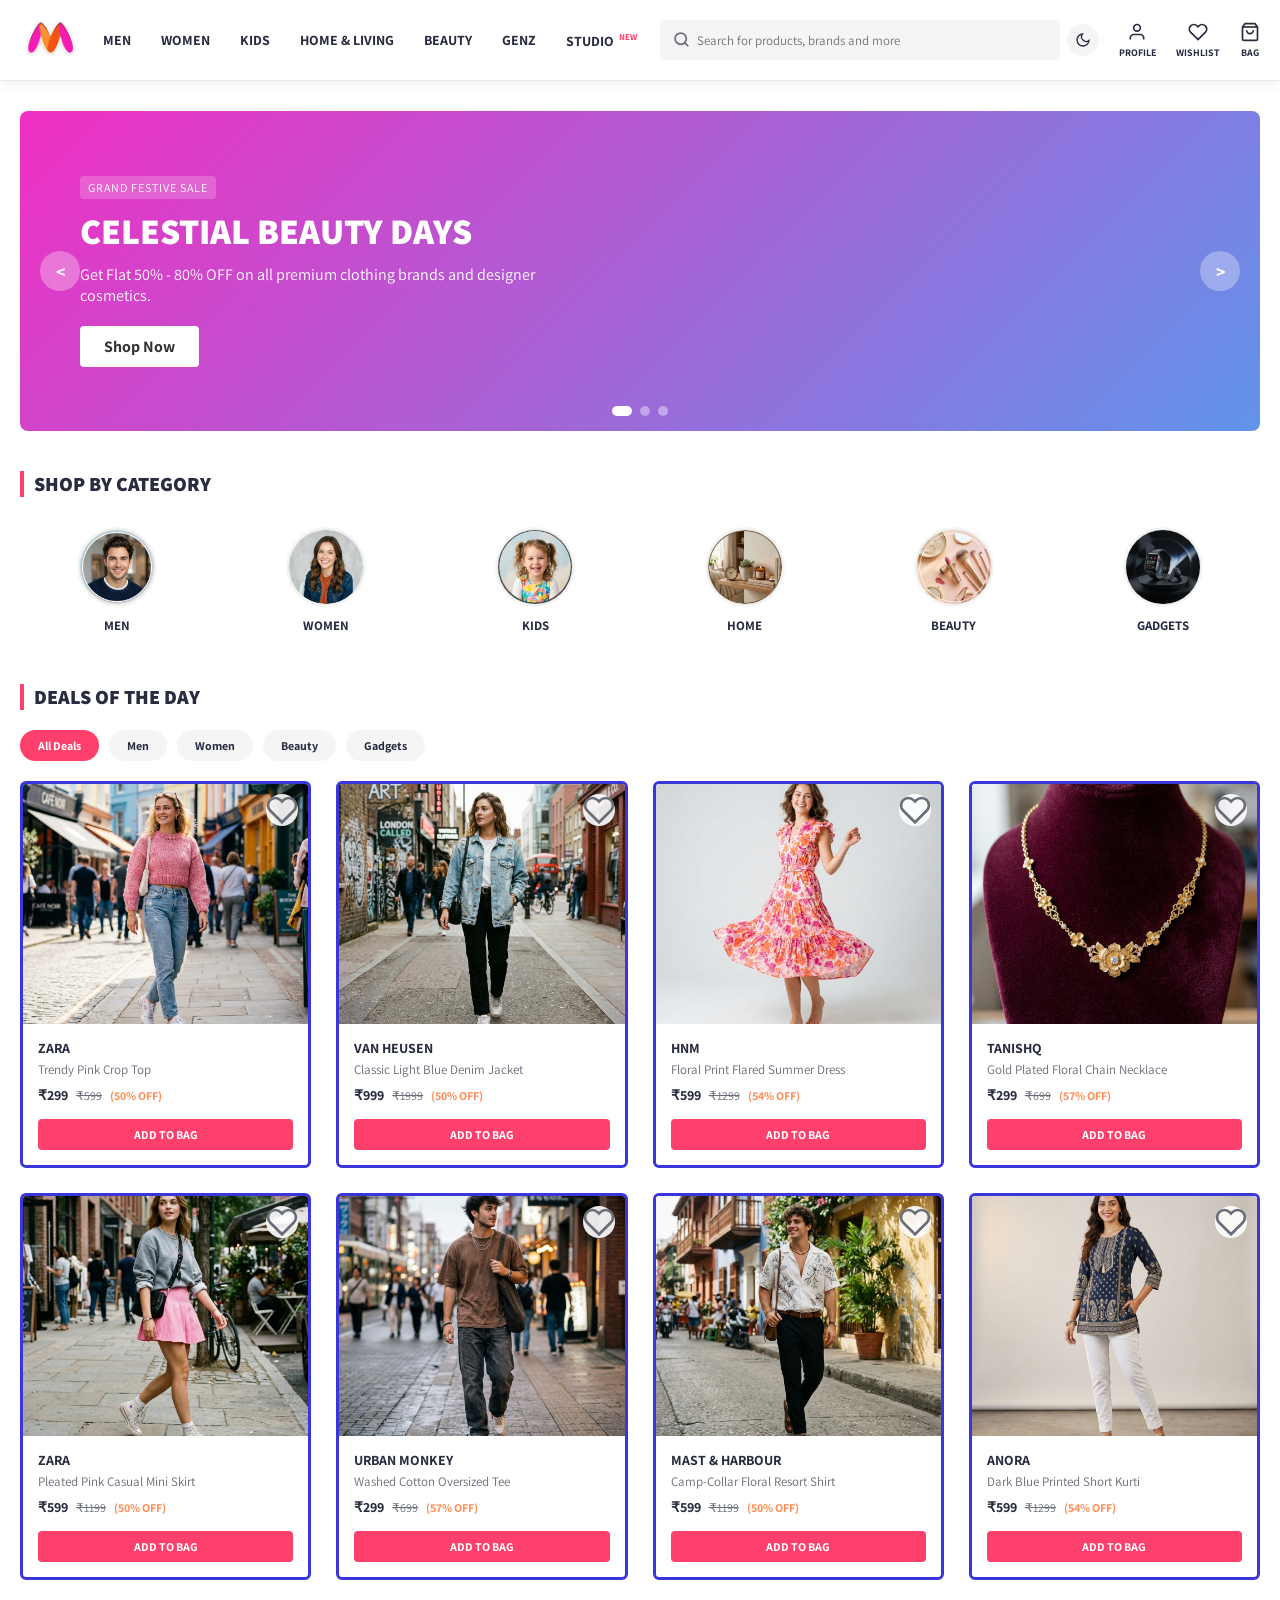
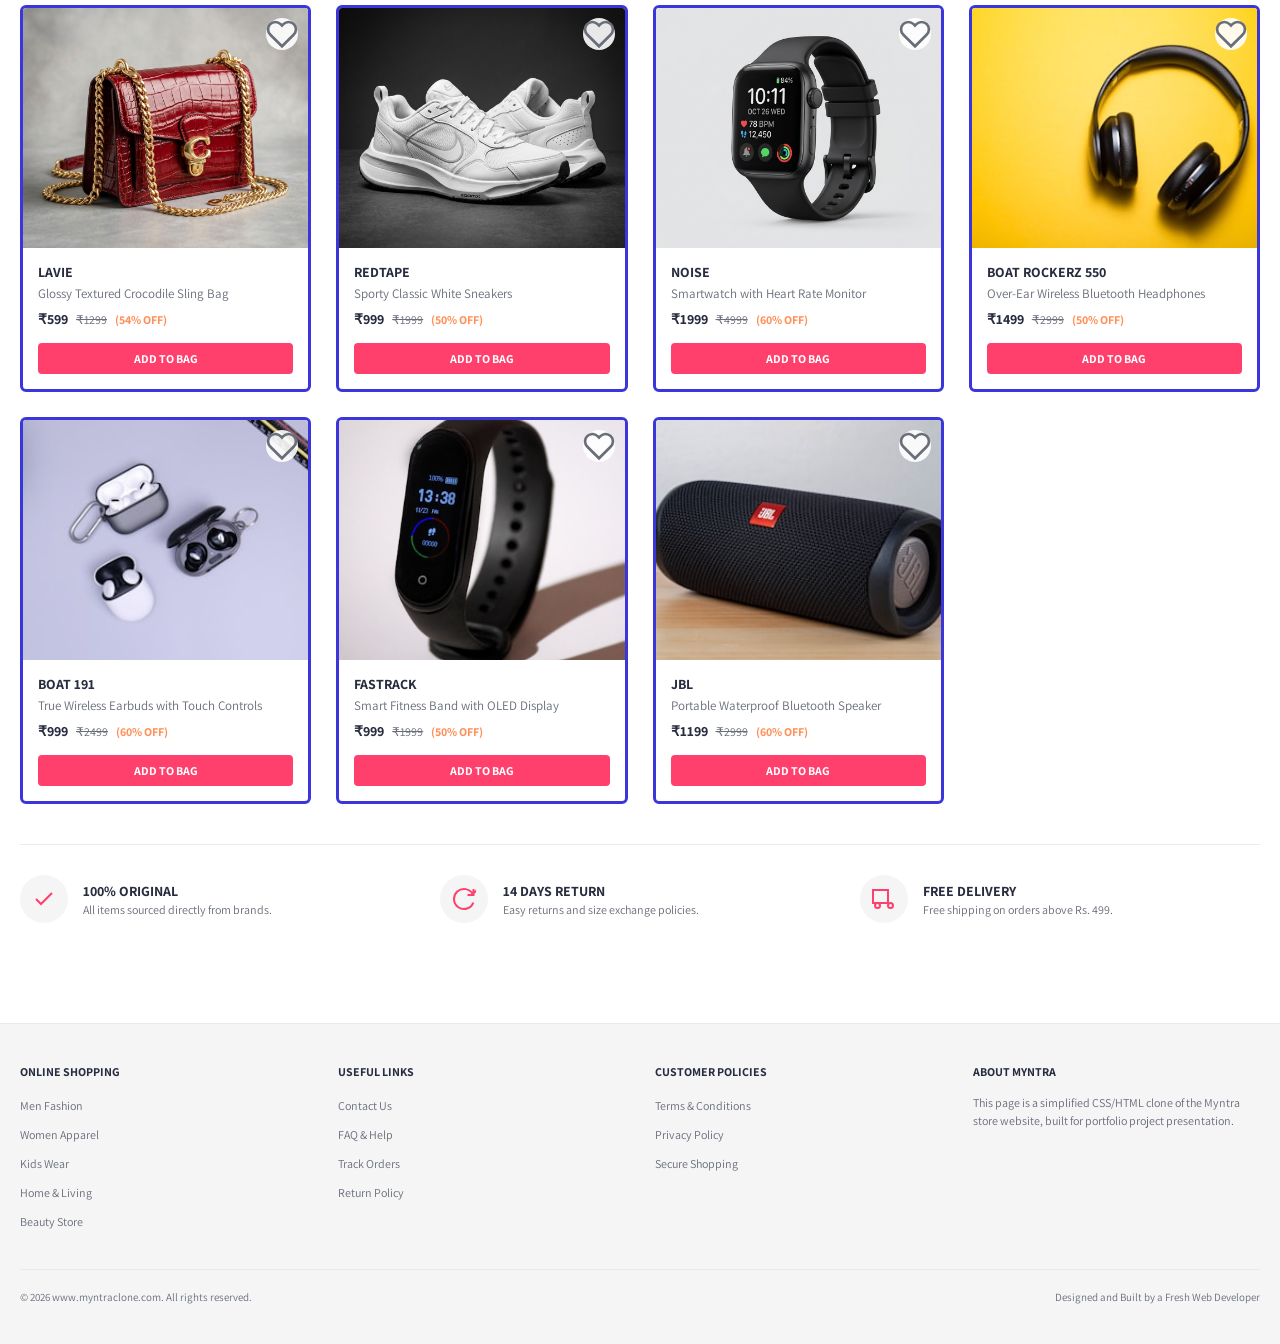
<file: index.html>
<!DOCTYPE html>

<html lang="en">
<head>
<meta charset="utf-8"/>
<meta content="width=device-width, initial-scale=1.0" name="viewport"/>
<title>Myntra Clone - Online Shopping Mall</title>
<!-- Link to the CSS file -->
<link href="myntra.css" rel="stylesheet"/>
</head>
<body>
<!-- ==========================================
         HEADER / NAVIGATION
         ========================================== -->
<header>
<div class="header-container">
<!-- Brand Logo -->
<div class="logo">
<a href="#">
<img alt="Myntra Logo" src="images/logo.png"/>
</a>
</div>
<!-- Menu Navigation Links -->
<nav class="navigation">
<!-- MEN -->
<div class="nav-link men">
<a href="#">Men</a>
<div class="dropdown-menu">
<!-- Col 1: Topwear & Festive -->
<div class="dropdown-col">
<div class="dropdown-col-section">
<h5>Topwear</h5>
<ul>
<li><a href="#">T-Shirts</a></li>
<li><a href="#">Casual Shirts</a></li>
<li><a href="#">Formal Shirts</a></li>
<li><a href="#">Sweatshirts</a></li>
<li><a href="#">Sweaters</a></li>
<li><a href="#">Jackets</a></li>
<li><a href="#">Blazers &amp; Coats</a></li>
<li><a href="#">Suits</a></li>
<li><a href="#">Rain Jackets</a></li>
</ul>
</div>
<div class="dropdown-col-section">
<h5>Indian &amp; Festive Wear</h5>
<ul>
<li><a href="#">Kurtas &amp; Kurta Sets</a></li>
<li><a href="#">Sherwanis</a></li>
<li><a href="#">Nehru Jackets</a></li>
<li><a href="#">Dhotis</a></li>
</ul>
</div>
</div>
<!-- Col 2: Bottomwear & Innerwear -->
<div class="dropdown-col">
<div class="dropdown-col-section">
<h5>Bottomwear</h5>
<ul>
<li><a href="#">Jeans</a></li>
<li><a href="#">Casual Trousers</a></li>
<li><a href="#">Formal Trousers</a></li>
<li><a href="#">Shorts</a></li>
<li><a href="#">Track Pants &amp; Joggers</a></li>
</ul>
</div>
<div class="dropdown-col-section">
<h5>Innerwear &amp; Sleepwear</h5>
<ul>
<li><a href="#">Briefs &amp; Trunks</a></li>
<li><a href="#">Boxers</a></li>
<li><a href="#">Vests</a></li>
<li><a href="#">Sleepwear &amp; Loungewear</a></li>
<li><a href="#">Thermals</a></li>
</ul>
</div>
<div class="dropdown-col-section">
<h5>Plus Size</h5>
</div>
</div>
<!-- Col 3: Footwear -->
<div class="dropdown-col">
<div class="dropdown-col-section">
<h5>Footwear</h5>
<ul>
<li><a href="#">Casual Shoes</a></li>
<li><a href="#">Sports Shoes</a></li>
<li><a href="#">Formal Shoes</a></li>
<li><a href="#">Sneakers</a></li>
<li><a href="#">Sandals &amp; Floaters</a></li>
<li><a href="#">Flip Flops</a></li>
<li><a href="#">Socks</a></li>
</ul>
</div>
<div class="dropdown-col-section">
<h5>Personal Care &amp; Grooming</h5>
</div>
<div class="dropdown-col-section">
<h5>Sunglasses &amp; Frames</h5>
</div>
<div class="dropdown-col-section">
<h5>Watches</h5>
</div>
</div>
<!-- Col 4: Sports & Gadgets -->
<div class="dropdown-col">
<div class="dropdown-col-section">
<h5>Sports &amp; Active Wear</h5>
<ul>
<li><a href="#">Sports Shoes</a></li>
<li><a href="#">Sports Sandals</a></li>
<li><a href="#">Active T-Shirts</a></li>
<li><a href="#">Track Pants &amp; Shorts</a></li>
<li><a href="#">Tracksuits</a></li>
<li><a href="#">Jackets &amp; Sweatshirts</a></li>
<li><a href="#">Sports Accessories</a></li>
<li><a href="#">Swimwear</a></li>
</ul>
</div>
<div class="dropdown-col-section">
<h5>Gadgets</h5>
<ul>
<li><a href="#">Smart Wearables</a></li>
<li><a href="#">Fitness Gadgets</a></li>
<li><a href="#">Headphones</a></li>
<li><a href="#">Speakers</a></li>
</ul>
</div>
</div>
<!-- Col 5: Accessories & Bags -->
<div class="dropdown-col">
<div class="dropdown-col-section">
<h5>Fashion Accessories</h5>
<ul>
<li><a href="#">Wallets</a></li>
<li><a href="#">Belts</a></li>
<li><a href="#">Perfumes &amp; Body Mists</a></li>
<li><a href="#">Trimmers</a></li>
<li><a href="#">Deodorants</a></li>
<li><a href="#">Ties, Cufflinks &amp; Pocket Squares</a></li>
<li><a href="#">Accessory Gift Sets</a></li>
<li><a href="#">Caps &amp; Hats</a></li>
<li><a href="#">Mufflers, Scarves &amp; Gloves</a></li>
<li><a href="#">Phone Cases</a></li>
<li><a href="#">Rings &amp; Wristwear</a></li>
<li><a href="#">Helmets</a></li>
</ul>
</div>
<div class="dropdown-col-section">
<h5>Bags &amp; Backpacks</h5>
</div>
<div class="dropdown-col-section">
<h5>Luggages &amp; Trolleys</h5>
</div>
</div>
</div>
</div>
<!-- WOMEN -->
<div class="nav-link women">
<a href="#">Women</a>
<div class="dropdown-menu">
<!-- Col 1: Indian & Fusion -->
<div class="dropdown-col">
<div class="dropdown-col-section">
<h5>Indian &amp; Fusion Wear</h5>
<ul>
<li><a href="#">Kurtas &amp; Suits</a></li>
<li><a href="#">Kurtis, Tunics &amp; Tops</a></li>
<li><a href="#">Sarees</a></li>
<li><a href="#">Ethnic Wear Sets</a></li>
<li><a href="#">Lehengas &amp; Cholis</a></li>
<li><a href="#">Salwars, Leggings &amp; Palazzos</a></li>
<li><a href="#">Ethnic Shrugs &amp; Jackets</a></li>
</ul>
</div>
</div>
<!-- Col 2: Western Wear -->
<div class="dropdown-col">
<div class="dropdown-col-section">
<h5>Western Wear</h5>
<ul>
<li><a href="#">Dresses &amp; Jumpsuits</a></li>
<li><a href="#">Tops, T-Shirts &amp; Shirts</a></li>
<li><a href="#">Jeans &amp; Jeggings</a></li>
<li><a href="#">Trousers &amp; Capris</a></li>
<li><a href="#">Shorts &amp; Skirts</a></li>
<li><a href="#">Shrugs &amp; Cardigans</a></li>
<li><a href="#">Blazers &amp; Waistcoats</a></li>
</ul>
</div>
</div>
<!-- Col 3: Footwear & Lingerie -->
<div class="dropdown-col">
<div class="dropdown-col-section">
<h5>Footwear</h5>
<ul>
<li><a href="#">Flats &amp; Gladiators</a></li>
<li><a href="#">Heels</a></li>
<li><a href="#">Sneakers &amp; Casual Shoes</a></li>
<li><a href="#">Sports Shoes &amp; Brogues</a></li>
<li><a href="#">Wedges</a></li>
</ul>
</div>
<div class="dropdown-col-section">
<h5>Lingerie &amp; Sleepwear</h5>
<ul>
<li><a href="#">Bras &amp; Briefs</a></li>
<li><a href="#">Shapewear</a></li>
<li><a href="#">Sleepwear &amp; Loungewear</a></li>
<li><a href="#">Camisoles</a></li>
</ul>
</div>
</div>
<!-- Col 4: Beauty & Gadgets -->
<div class="dropdown-col">
<div class="dropdown-col-section">
<h5>Beauty &amp; Personal Care</h5>
<ul>
<li><a href="#">Makeup Cosmetics</a></li>
<li><a href="#">Skincare Products</a></li>
<li><a href="#">Haircare Gels &amp; Oils</a></li>
<li><a href="#">Fragrances &amp; Body Mists</a></li>
<li><a href="#">Tools &amp; Accessories</a></li>
</ul>
</div>
<div class="dropdown-col-section">
<h5>Gadgets</h5>
<ul>
<li><a href="#">Smart Wearables</a></li>
<li><a href="#">Fitness Bands</a></li>
<li><a href="#">Headphones</a></li>
</ul>
</div>
</div>
<!-- Col 5: Accessories & Bags -->
<div class="dropdown-col">
<div class="dropdown-col-section">
<h5>Fashion Accessories</h5>
<ul>
<li><a href="#">Wallets &amp; Clutches</a></li>
<li><a href="#">Handbags &amp; Slingbags</a></li>
<li><a href="#">Jewellery &amp; Watches</a></li>
<li><a href="#">Hair Accessories</a></li>
<li><a href="#">Sunglasses &amp; Frames</a></li>
<li><a href="#">Scarves &amp; Stoles</a></li>
</ul>
</div>
</div>
</div>
</div>
<!-- KIDS -->
<div class="nav-link kids">
<a href="#">Kids</a>
<div class="dropdown-menu">
<!-- Col 1: Boys Clothing -->
<div class="dropdown-col">
<div class="dropdown-col-section">
<h5>Boys Clothing</h5>
<ul>
<li><a href="#">T-Shirts &amp; Shirts</a></li>
<li><a href="#">Shorts &amp; Jeans</a></li>
<li><a href="#">Trousers &amp; Track Pants</a></li>
<li><a href="#">Clothing Sets</a></li>
<li><a href="#">Ethnic Wear</a></li>
<li><a href="#">Sweaters, Hoodies &amp; Jackets</a></li>
</ul>
</div>
</div>
<!-- Col 2: Girls Clothing -->
<div class="dropdown-col">
<div class="dropdown-col-section">
<h5>Girls Clothing</h5>
<ul>
<li><a href="#">Dresses &amp; Frocks</a></li>
<li><a href="#">Tops &amp; T-Shirts</a></li>
<li><a href="#">Clothing Sets</a></li>
<li><a href="#">Shorts, Skirts &amp; Jumpsuits</a></li>
<li><a href="#">Jeans &amp; Trousers</a></li>
<li><a href="#">Ethnic Wear</a></li>
<li><a href="#">Sweaters, Hoodies &amp; Jackets</a></li>
</ul>
</div>
</div>
<!-- Col 3: Infants & Toddlers -->
<div class="dropdown-col">
<div class="dropdown-col-section">
<h5>Infants &amp; Toddlers</h5>
<ul>
<li><a href="#">Rompers &amp; Sleepsuits</a></li>
<li><a href="#">Clothing Sets</a></li>
<li><a href="#">Innerwear &amp; Socks</a></li>
<li><a href="#">T-Shirts &amp; Dresses</a></li>
<li><a href="#">Booties &amp; Soft Shoes</a></li>
</ul>
</div>
</div>
<!-- Col 4: Kids Footwear -->
<div class="dropdown-col">
<div class="dropdown-col-section">
<h5>Kids Footwear</h5>
<ul>
<li><a href="#">Casual Shoes</a></li>
<li><a href="#">Sports Shoes</a></li>
<li><a href="#">Sneakers</a></li>
<li><a href="#">Sandals &amp; Floaters</a></li>
<li><a href="#">Flip Flops</a></li>
<li><a href="#">School Shoes</a></li>
</ul>
</div>
</div>
<!-- Col 5: Kids Accessories -->
<div class="dropdown-col">
<div class="dropdown-col-section">
<h5>Kids Accessories</h5>
<ul>
<li><a href="#">Backpacks &amp; School Bags</a></li>
<li><a href="#">Sunglasses &amp; Frames</a></li>
<li><a href="#">Hair Accessories</a></li>
<li><a href="#">Caps &amp; Hats</a></li>
<li><a href="#">Watches</a></li>
<li><a href="#">Toys &amp; Board Games</a></li>
</ul>
</div>
</div>
</div>
</div>
<!-- HOME & LIVING -->
<div class="nav-link home">
<a href="#">Home &amp; Living</a>
<div class="dropdown-menu">
<!-- Col 1: Bedding -->
<div class="dropdown-col">
<div class="dropdown-col-section">
<h5>Bed Linen &amp; Furnishing</h5>
<ul>
<li><a href="#">Bedsheets</a></li>
<li><a href="#">Bedcovers &amp; Sets</a></li>
<li><a href="#">Blankets, Quilts &amp; Dohars</a></li>
<li><a href="#">Pillows &amp; Pillow Covers</a></li>
<li><a href="#">Curtains &amp; Drapes</a></li>
<li><a href="#">Mats, Carpets &amp; Rugs</a></li>
</ul>
</div>
</div>
<!-- Col 2: Bath Linen -->
<div class="dropdown-col">
<div class="dropdown-col-section">
<h5>Bath Linen</h5>
<ul>
<li><a href="#">Bath Towels</a></li>
<li><a href="#">Hand &amp; Face Towels</a></li>
<li><a href="#">Bath Rugs</a></li>
<li><a href="#">Shower Curtains</a></li>
<li><a href="#">Bathrobes</a></li>
</ul>
</div>
</div>
<!-- Col 3: Home Decor -->
<div class="dropdown-col">
<div class="dropdown-col-section">
<h5>Home Decor</h5>
<ul>
<li><a href="#">Clocks</a></li>
<li><a href="#">Wall Art &amp; Paintings</a></li>
<li><a href="#">Vases &amp; Artificial Flowers</a></li>
<li><a href="#">Mirrors</a></li>
<li><a href="#">Candles &amp; Holders</a></li>
<li><a href="#">Festive Lights &amp; Decor</a></li>
</ul>
</div>
</div>
<!-- Col 4: Kitchen & Dining -->
<div class="dropdown-col">
<div class="dropdown-col-section">
<h5>Kitchen &amp; Dining</h5>
<ul>
<li><a href="#">Cookware &amp; Bakeware</a></li>
<li><a href="#">Dinnerware &amp; Plates</a></li>
<li><a href="#">Cups &amp; Coffee Mugs</a></li>
<li><a href="#">Kitchen Storage &amp; Organisers</a></li>
<li><a href="#">Table Linen &amp; Runners</a></li>
</ul>
</div>
</div>
<!-- Col 5: Appliances & Organisers -->
<div class="dropdown-col">
<div class="dropdown-col-section">
<h5>Home Appliances</h5>
<ul>
<li><a href="#">Air Purifiers</a></li>
<li><a href="#">Steam Irons</a></li>
<li><a href="#">Vacuum Cleaners</a></li>
</ul>
</div>
<div class="dropdown-col-section">
<h5>Organisers</h5>
<ul>
<li><a href="#">Storage Baskets</a></li>
<li><a href="#">Shoe Racks</a></li>
<li><a href="#">Hangers &amp; Pegs</a></li>
</ul>
</div>
</div>
</div>
</div>
<!-- BEAUTY -->
<div class="nav-link beauty">
<a href="#">Beauty</a>
<div class="dropdown-menu">
<!-- Col 1: Makeup -->
<div class="dropdown-col">
<div class="dropdown-col-section">
<h5>Makeup</h5>
<ul>
<li><a href="#">Lipstick &amp; Lip Gloss</a></li>
<li><a href="#">Eyeliner &amp; Kajal</a></li>
<li><a href="#">Mascara</a></li>
<li><a href="#">Foundation &amp; Concealer</a></li>
<li><a href="#">Compact &amp; Powder</a></li>
<li><a href="#">Eyeshadow &amp; Palettes</a></li>
<li><a href="#">Makeup Brushes &amp; Blenders</a></li>
</ul>
</div>
</div>
<!-- Col 2: Skincare -->
<div class="dropdown-col">
<div class="dropdown-col-section">
<h5>Skincare</h5>
<ul>
<li><a href="#">Face Wash &amp; Cleanser</a></li>
<li><a href="#">Moisturiser &amp; Cream</a></li>
<li><a href="#">Sunscreen &amp; Gel</a></li>
<li><a href="#">Serums &amp; Essences</a></li>
<li><a href="#">Face Masks &amp; Peels</a></li>
<li><a href="#">Lip Balm &amp; Treatment</a></li>
<li><a href="#">Eye Creams</a></li>
</ul>
</div>
</div>
<!-- Col 3: Haircare -->
<div class="dropdown-col">
<div class="dropdown-col-section">
<h5>Haircare</h5>
<ul>
<li><a href="#">Shampoos</a></li>
<li><a href="#">Conditioners</a></li>
<li><a href="#">Hair Oils</a></li>
<li><a href="#">Hair Serums &amp; Gels</a></li>
<li><a href="#">Hair Colors</a></li>
<li><a href="#">Hair Styling Creams</a></li>
</ul>
</div>
</div>
<!-- Col 4: Fragrances -->
<div class="dropdown-col">
<div class="dropdown-col-section">
<h5>Fragrances</h5>
<ul>
<li><a href="#">Perfumes (EDP/EDT)</a></li>
<li><a href="#">Colognes (EDC)</a></li>
<li><a href="#">Deodorants &amp; Roll-ons</a></li>
<li><a href="#">Body Mists &amp; Sprays</a></li>
<li><a href="#">Pocket Perfumes</a></li>
</ul>
</div>
</div>
<!-- Col 5: Grooming Tools -->
<div class="dropdown-col">
<div class="dropdown-col-section">
<h5>Grooming &amp; Hygiene</h5>
<ul>
<li><a href="#">Body Wash &amp; Shower Gels</a></li>
<li><a href="#">Body Lotions &amp; Oils</a></li>
<li><a href="#">Hair Trimmers &amp; Clippers</a></li>
<li><a href="#">Shavers &amp; Razors</a></li>
<li><a href="#">Epilators &amp; Groomers</a></li>
<li><a href="#">Hand Sanitizers &amp; Soaps</a></li>
</ul>
</div>
</div>
</div>
</div>
<!-- GENZ -->
<div class="nav-link genz">
<a href="#">Genz</a>
<div class="dropdown-menu">
<!-- Col 1: Y2K & Vintage -->
<div class="dropdown-col">
<div class="dropdown-col-section">
<h5>Y2K &amp; Vintage</h5>
<ul>
<li><a href="#">Cargo Pants</a></li>
<li><a href="#">Baggy Jeans</a></li>
<li><a href="#">Oversized Tees</a></li>
<li><a href="#">Retro Denim Jackets</a></li>
<li><a href="#">Varsity Jackets</a></li>
</ul>
</div>
</div>
<!-- Col 2: Streetwear -->
<div class="dropdown-col">
<div class="dropdown-col-section">
<h5>Streetwear &amp; Hype</h5>
<ul>
<li><a href="#">Graphic Hoodies</a></li>
<li><a href="#">Parachute Joggers</a></li>
<li><a href="#">Utility Vests</a></li>
<li><a href="#">Graphic Printed Tees</a></li>
<li><a href="#">Bomber Jackets</a></li>
</ul>
</div>
</div>
<!-- Col 3: Cyberpunk -->
<div class="dropdown-col">
<div class="dropdown-col-section">
<h5>Cyberpunk &amp; Techwear</h5>
<ul>
<li><a href="#">Reflective Windbreakers</a></li>
<li><a href="#">Multi-Pocket Cargos</a></li>
<li><a href="#">Tactical Belts</a></li>
<li><a href="#">Technical Hooded Pullovers</a></li>
</ul>
</div>
</div>
<!-- Col 4: Footwear -->
<div class="dropdown-col">
<div class="dropdown-col-section">
<h5>GenZ Footwear</h5>
<ul>
<li><a href="#">Chunky Sneakers</a></li>
<li><a href="#">Platform High Boots</a></li>
<li><a href="#">Sporty Slides</a></li>
<li><a href="#">Retro Running Kicks</a></li>
</ul>
</div>
</div>
<!-- Col 5: Accessories -->
<div class="dropdown-col">
<div class="dropdown-col-section">
<h5>GenZ Accessories</h5>
<ul>
<li><a href="#">Bucket Hats</a></li>
<li><a href="#">Tinted Retro Glasses</a></li>
<li><a href="#">Eco Canvas Totes</a></li>
<li><a href="#">Layered Silver Chains</a></li>
<li><a href="#">Phone Beaded Charms</a></li>
</ul>
</div>
</div>
</div>
</div>
<!-- STUDIO -->
<div class="nav-link studio">
<a href="#">Studio <sup>New</sup></a>
<div class="dropdown-menu">
<!-- Col 1: Influencer Edits -->
<div class="dropdown-col">
<div class="dropdown-col-section">
<h5>Influencer Edits</h5>
<ul>
<li><a href="#">Celebrity Looks</a></li>
<li><a href="#">Creator Recommendations</a></li>
<li><a href="#">Festival Styling Guides</a></li>
<li><a href="#">Minimalist Capsule Wardrobes</a></li>
</ul>
</div>
</div>
<!-- Col 2: Trend Alert -->
<div class="dropdown-col">
<div class="dropdown-col-section">
<h5>Trend Alert</h5>
<ul>
<li><a href="#">Dreamy Pastel Palettes</a></li>
<li><a href="#">Crochet Textures</a></li>
<li><a href="#">High-Contrast Monochrome</a></li>
<li><a href="#">Faux Leather Luxe</a></li>
<li><a href="#">Glossy Satin Silhouettes</a></li>
</ul>
</div>
</div>
<!-- Col 3: Exclusive Brands -->
<div class="dropdown-col">
<div class="dropdown-col-section">
<h5>Exclusive Brands</h5>
<ul>
<li><a href="#">Studio Premium Select</a></li>
<li><a href="#">Curated Imports</a></li>
<li><a href="#">Indie Designer Drops</a></li>
<li><a href="#">Sustainably Crafted Wear</a></li>
</ul>
</div>
</div>
<!-- Col 4: Style Feed -->
<div class="dropdown-col">
<div class="dropdown-col-section">
<h5>Style Feed</h5>
<ul>
<li><a href="#">Newly Unveiled Lines</a></li>
<li><a href="#">Launch &amp; Release Calendars</a></li>
<li><a href="#">How-To Style Video Feeds</a></li>
<li><a href="#">Capsule Collection Essentials</a></li>
</ul>
</div>
</div>
<!-- Col 5: Studio Accessories -->
<div class="dropdown-col">
<div class="dropdown-col-section">
<h5>Studio Accessories</h5>
<ul>
<li><a href="#">Artisanal Timepieces</a></li>
<li><a href="#">Oversized Frames</a></li>
<li><a href="#">Designer Shoulder Purses</a></li>
<li><a href="#">Dainty Metal Jewelry</a></li>
</ul>
</div>
</div>
</div>
</div>
</nav>
<!-- Search Inputs -->
<div class="search-container" id="search_container">
<span class="search-icon-svg">
<svg fill="none" stroke="currentColor" stroke-linecap="round" stroke-linejoin="round" stroke-width="2.5" viewbox="0 0 24 24">
<circle cx="11" cy="11" r="8"></circle>
<line x1="21" x2="16.65" y1="21" y2="16.65"></line>
</svg>
</span>
<input class="search-input" id="search_query" placeholder="Search for products, brands and more"/>
</div>
<!-- Actions Bar icons -->
<div class="actions">
<!-- Light / Dark Switch Button -->
<button class="theme-switch" id="theme_toggle" title="Toggle Light/Dark Theme">
<!-- Moon Icon (Dark Mode switcher) -->
<svg class="moon-icon" fill="none" stroke="currentColor" stroke-width="2" viewbox="0 0 24 24">
<path d="M21 12.79A9 9 0 1 1 11.21 3 7 7 0 0 0 21 12.79z"></path>
</svg>
<!-- Sun Icon (Light Mode switcher) -->
<svg class="sun-icon" fill="none" stroke="currentColor" stroke-width="2" viewbox="0 0 24 24">
<circle cx="12" cy="12" r="5"></circle>
<line x1="12" x2="12" y1="1" y2="3"></line>
<line x1="12" x2="12" y1="21" y2="23"></line>
<line x1="4.22" x2="5.64" y1="4.22" y2="5.64"></line>
<line x1="18.36" x2="19.78" y1="18.36" y2="19.78"></line>
<line x1="1" x2="3" y1="12" y2="12"></line>
<line x1="21" x2="23" y1="12" y2="12"></line>
</svg>
</button>
<!-- Profile Actions -->
<div class="action-btn profile">
<svg fill="none" stroke="currentColor" stroke-width="2" viewbox="0 0 24 24">
<path d="M20 21v-2a4 4 0 0 0-4-4H8a4 4 0 0 0-4 4v2"></path>
<circle cx="12" cy="7" r="4"></circle>
</svg>
<span>Profile</span>
<!-- Hover dropdown menu for Profile -->
<div class="profile-dropdown">
<div class="profile-welcome">
<p>Manage your account, orders and payments</p>
<button class="login-btn" id="open_login_btn">LOGIN / SIGNUP</button>
</div>
<div class="profile-links">
<a href="#">Orders</a>
<a href="#">Wishlist</a>
<a href="#">Gift Cards</a>
<a href="#">Contact Us</a>
</div>
</div>
</div>
<!-- Wishlist Action -->
<button class="action-btn wishlist" id="wishlist_action_btn">
<svg fill="none" stroke="currentColor" stroke-width="2" viewbox="0 0 24 24">
<path d="M20.84 4.61a5.5 5.5 0 0 0-7.78 0L12 5.67l-1.06-1.06a5.5 5.5 0 0 0-7.78 7.78l1.06 1.06L12 21.23l7.78-7.78 1.06-1.06a5.5 5.5 0 0 0 0-7.78z"></path>
</svg>
<span class="badge" id="wishlist_badge">0</span>
<span>Wishlist</span>
</button>
<!-- Shopping Bag Action -->
<button class="action-btn bag" id="cart_action_btn">
<svg fill="none" stroke="currentColor" stroke-width="2" viewbox="0 0 24 24">
<path d="M6 2L3 6v14a2 2 0 0 0 2 2h14a2 2 0 0 0 2-2V6l-3-4z"></path>
<line x1="3" x2="21" y1="6" y2="6"></line>
<path d="M16 10a4 4 0 0 1-8 0"></path>
</svg>
<span class="badge" id="cart_badge">0</span>
<span>Bag</span>
</button>
</div>
</div>
</header>
<!-- ==========================================
         MAIN AREA
         ========================================== -->
<main>
<!-- Hero Banner Slider -->
<section class="slider">
<div class="slides-wrapper" id="carousel_container">
<!-- Slide 1: Festive Offer -->
<div class="slide slide1">
<div class="slide-content">
<span style="font-size:12px; text-transform:uppercase; letter-spacing:1px; background:rgba(255,255,255,0.2); padding:4px 8px; border-radius:4px;">Grand Festive Sale</span>
<h2 style="margin-top:10px;">CELESTIAL BEAUTY DAYS</h2>
<p>Get Flat 50% - 80% OFF on all premium clothing brands and designer cosmetics.</p>
<a class="slide-shop-btn" href="#deals">Shop Now</a>
</div>
</div>
<!-- Slide 2: Sports Wear -->
<div class="slide slide2">
<div class="slide-content">
<span style="font-size:12px; text-transform:uppercase; letter-spacing:1px; background:rgba(255,255,255,0.2); padding:4px 8px; border-radius:4px;">Summer Collection</span>
<h2 style="margin-top:10px;">ACTIVE SPORT SEASON</h2>
<p>Up to 60% OFF on active sportswear, fitness bands, and running sneakers.</p>
<a class="slide-shop-btn" href="#deals">Explore Sports</a>
</div>
</div>
<!-- Slide 3: Voucher Code -->
<div class="slide slide3">
<div class="slide-content">
<span style="font-size:12px; text-transform:uppercase; letter-spacing:1px; background:rgba(255,255,255,0.2); padding:4px 8px; border-radius:4px;">Voucher Coupon</span>
<h2 style="margin-top:10px;">FLAT Rs. 400 OFF</h2>
<p>Enjoy coupon savings on your first purchase! Use coupon code: MYNTRA400.</p>
<a class="slide-shop-btn" href="#deals">Claim Now</a>
</div>
</div>
</div>
<!-- Slide Control arrows -->
<button class="slider-arrow arrow-prev" id="prev_slide">&lt;</button>
<button class="slider-arrow arrow-next" id="next_slide">&gt;</button>
<!-- Dots indicator -->
<div class="slider-dots" id="carousel_dots">
<span class="slider-dot active" data-index="0"></span>
<span class="slider-dot" data-index="1"></span>
<span class="slider-dot" data-index="2"></span>
</div>
</section>
<!-- Categories Circle badges -->
<section>
<h3 class="section-header">Shop by Category</h3>
<div class="categories-container">
<!-- Men Category -->
<div class="category-circle" onclick="filterCategory('men')">
<div class="circle-img">
<img alt="Men" src="images/cat_men.png" style="width: 100%; height: 100%; object-fit: cover; border-radius: 50%;"/>
</div>
<p>Men</p>
</div>
<!-- Women Category -->
<div class="category-circle" onclick="filterCategory('women')">
<div class="circle-img">
<img alt="Women" src="images/cat_women.png" style="width: 100%; height: 100%; object-fit: cover; border-radius: 50%;"/>
</div>
<p>Women</p>
</div>
<!-- Kids Category -->
<div class="category-circle" onclick="filterCategory('kids')">
<div class="circle-img">
<img alt="Kids" src="images/cat_kids.png" style="width: 100%; height: 100%; object-fit: cover; border-radius: 50%;"/>
</div>
<p>Kids</p>
</div>
<!-- Home Category -->
<div class="category-circle" onclick="filterCategory('home')">
<div class="circle-img">
<img alt="Home" src="images/cat_home.png" style="width: 100%; height: 100%; object-fit: cover; border-radius: 50%;"/>
</div>
<p>Home</p>
</div>
<!-- Beauty Category -->
<div class="category-circle" onclick="filterCategory('beauty')">
<div class="circle-img">
<img alt="Beauty" src="images/cat_beauty.png" style="width: 100%; height: 100%; object-fit: cover; border-radius: 50%;"/>
</div>
<p>Beauty</p>
</div>
<!-- Gadgets Category -->
<div class="category-circle" onclick="filterCategory('gadgets')">
<div class="circle-img">
<img alt="Gadgets" src="images/cat_gadgets.png" style="width: 100%; height: 100%; object-fit: cover; border-radius: 50%;"/>
</div>
<p>Gadgets</p>
</div>
</div>
</section>
<!-- Product Cards list -->
<section id="deals">
<h3 class="section-header">Deals of the Day</h3>
<!-- Category Tabs filters -->
<div class="tabs">
<button class="tab active" onclick="tabFilter('all')">All Deals</button>
<button class="tab" onclick="tabFilter('men')">Men</button>
<button class="tab" onclick="tabFilter('women')">Women</button>
<button class="tab" onclick="tabFilter('beauty')">Beauty</button>
<button class="tab" onclick="tabFilter('gadgets')">Gadgets</button>
</div>
<!-- Products listing Grid -->
<div class="product-grid" id="products_grid">
<!-- Card 1: Crop Tops -->
<div class="product-card fwd-card" data-category="women" data-id="p1">
<div class="product-image">
<img alt="Crop Tops" class="fwd-image" src="images/fwd_crop_top.png"/>
<button class="card-wishlist-btn" title="Add to Wishlist">
<svg fill="none" stroke="currentColor" stroke-width="2" viewbox="0 0 24 24">
<path d="M20.84 4.61a5.5 5.5 0 0 0-7.78 0L12 5.67l-1.06-1.06a5.5 5.5 0 0 0-7.78 7.78l1.06 1.06L12 21.23l7.78-7.78 1.06-1.06a5.5 5.5 0 0 0 0-7.78z"></path>
</svg>
</button>
<div class="fwd-banner-overlay">
<span class="fwd-title">Crop Tops</span>
<span class="fwd-price">UNDER ₹299</span>
</div>
</div>
<div class="product-details">
<div class="brand-name">ZARA</div>
<div class="item-name">Trendy Pink Crop Top</div>
<div class="price-row">
<span class="price-now">₹299</span>
<span class="price-was">₹599</span>
<span class="price-off">(50% OFF)</span>
</div>
</div>
<div class="quick-add">
<button class="add-btn">Add to Bag</button>
</div></div>
<!-- Card 2: Denim Jackets -->
<div class="product-card fwd-card" data-category="women" data-id="p2">
<div class="product-image">
<img alt="Denim Jackets" class="fwd-image" src="images/fwd_denim_jacket.png"/>
<button class="card-wishlist-btn" title="Add to Wishlist">
<svg fill="none" stroke="currentColor" stroke-width="2" viewbox="0 0 24 24">
<path d="M20.84 4.61a5.5 5.5 0 0 0-7.78 0L12 5.67l-1.06-1.06a5.5 5.5 0 0 0-7.78 7.78l1.06 1.06L12 21.23l7.78-7.78 1.06-1.06a5.5 5.5 0 0 0 0-7.78z"></path>
</svg>
</button>
<div class="fwd-banner-overlay">
<span class="fwd-title">Denim Jackets</span>
<span class="fwd-price">UNDER ₹999</span>
</div>
</div>
<div class="product-details">
<div class="brand-name">VAN HEUSEN</div>
<div class="item-name">Classic Light Blue Denim Jacket</div>
<div class="price-row">
<span class="price-now">₹999</span>
<span class="price-was">₹1999</span>
<span class="price-off">(50% OFF)</span>
</div>
</div>
<div class="quick-add">
<button class="add-btn">Add to Bag</button>
</div></div>
<!-- Card 3: Flared Dresses -->
<div class="product-card fwd-card" data-category="women" data-id="p3">
<div class="product-image">
<img alt="Flared Dresses" class="fwd-image" src="images/fwd_flared_dress.png"/>
<button class="card-wishlist-btn" title="Add to Wishlist">
<svg fill="none" stroke="currentColor" stroke-width="2" viewbox="0 0 24 24">
<path d="M20.84 4.61a5.5 5.5 0 0 0-7.78 0L12 5.67l-1.06-1.06a5.5 5.5 0 0 0-7.78 7.78l1.06 1.06L12 21.23l7.78-7.78 1.06-1.06a5.5 5.5 0 0 0 0-7.78z"></path>
</svg>
</button>
<div class="fwd-banner-overlay">
<span class="fwd-title">Flared Dresses</span>
<span class="fwd-price">UNDER ₹599</span>
</div>
</div>
<div class="product-details">
<div class="brand-name">HNM</div>
<div class="item-name">Floral Print Flared Summer Dress</div>
<div class="price-row">
<span class="price-now">₹599</span>
<span class="price-was">₹1299</span>
<span class="price-off">(54% OFF)</span>
</div>
</div>
<div class="quick-add">
<button class="add-btn">Add to Bag</button>
</div></div>
<!-- Card 4: Gold Plated Jewellery -->
<div class="product-card fwd-card" data-category="beauty" data-id="p4">
<div class="product-image">
<img alt="Gold Plated Jewellery" class="fwd-image" src="images/fwd_jewellery.png"/>
<button class="card-wishlist-btn" title="Add to Wishlist">
<svg fill="none" stroke="currentColor" stroke-width="2" viewbox="0 0 24 24">
<path d="M20.84 4.61a5.5 5.5 0 0 0-7.78 0L12 5.67l-1.06-1.06a5.5 5.5 0 0 0-7.78 7.78l1.06 1.06L12 21.23l7.78-7.78 1.06-1.06a5.5 5.5 0 0 0 0-7.78z"></path>
</svg>
</button>
<div class="fwd-banner-overlay">
<span class="fwd-title">Gold Jewellery</span>
<span class="fwd-price">UNDER ₹299</span>
</div>
</div>
<div class="product-details">
<div class="brand-name">TANISHQ</div>
<div class="item-name">Gold Plated Floral Chain Necklace</div>
<div class="price-row">
<span class="price-now">₹299</span>
<span class="price-was">₹699</span>
<span class="price-off">(57% OFF)</span>
</div>
</div>
<div class="quick-add">
<button class="add-btn">Add to Bag</button>
</div></div>
<!-- Card 5: Mini Skirts -->
<div class="product-card fwd-card" data-category="women" data-id="p5">
<div class="product-image">
<img alt="Mini Skirts" class="fwd-image" src="images/fwd_mini_skirt.png"/>
<button class="card-wishlist-btn" title="Add to Wishlist">
<svg fill="none" stroke="currentColor" stroke-width="2" viewbox="0 0 24 24">
<path d="M20.84 4.61a5.5 5.5 0 0 0-7.78 0L12 5.67l-1.06-1.06a5.5 5.5 0 0 0-7.78 7.78l1.06 1.06L12 21.23l7.78-7.78 1.06-1.06a5.5 5.5 0 0 0 0-7.78z"></path>
</svg>
</button>
<div class="fwd-banner-overlay">
<span class="fwd-title">Mini Skirts</span>
<span class="fwd-price">UNDER ₹599</span>
</div>
</div>
<div class="product-details">
<div class="brand-name">ZARA</div>
<div class="item-name">Pleated Pink Casual Mini Skirt</div>
<div class="price-row">
<span class="price-now">₹599</span>
<span class="price-was">₹1199</span>
<span class="price-off">(50% OFF)</span>
</div>
</div>
<div class="quick-add">
<button class="add-btn">Add to Bag</button>
</div></div>
<!-- Card 6: Oversized Tees -->
<div class="product-card fwd-card" data-category="men" data-id="p6">
<div class="product-image">
<img alt="Oversized Tees" class="fwd-image" src="images/fwd_oversized_tee.png"/>
<button class="card-wishlist-btn" title="Add to Wishlist">
<svg fill="none" stroke="currentColor" stroke-width="2" viewbox="0 0 24 24">
<path d="M20.84 4.61a5.5 5.5 0 0 0-7.78 0L12 5.67l-1.06-1.06a5.5 5.5 0 0 0-7.78 7.78l1.06 1.06L12 21.23l7.78-7.78 1.06-1.06a5.5 5.5 0 0 0 0-7.78z"></path>
</svg>
</button>
<div class="fwd-banner-overlay">
<span class="fwd-title">Oversized Tees</span>
<span class="fwd-price">UNDER ₹299</span>
</div>
</div>
<div class="product-details">
<div class="brand-name">URBAN MONKEY</div>
<div class="item-name">Washed Cotton Oversized Tee</div>
<div class="price-row">
<span class="price-now">₹299</span>
<span class="price-was">₹699</span>
<span class="price-off">(57% OFF)</span>
</div>
</div>
<div class="quick-add">
<button class="add-btn">Add to Bag</button>
</div></div>
<!-- Card 7: Resort Shirts -->
<div class="product-card fwd-card" data-category="men" data-id="p7">
<div class="product-image">
<img alt="Resort Shirts" class="fwd-image" src="images/fwd_resort_shirt.png"/>
<button class="card-wishlist-btn" title="Add to Wishlist">
<svg fill="none" stroke="currentColor" stroke-width="2" viewbox="0 0 24 24">
<path d="M20.84 4.61a5.5 5.5 0 0 0-7.78 0L12 5.67l-1.06-1.06a5.5 5.5 0 0 0-7.78 7.78l1.06 1.06L12 21.23l7.78-7.78 1.06-1.06a5.5 5.5 0 0 0 0-7.78z"></path>
</svg>
</button>
<div class="fwd-banner-overlay">
<span class="fwd-title">Resort Shirts</span>
<span class="fwd-price">UNDER ₹599</span>
</div>
</div>
<div class="product-details">
<div class="brand-name">Mast &amp; Harbour</div>
<div class="item-name">Camp-Collar Floral Resort Shirt</div>
<div class="price-row">
<span class="price-now">₹599</span>
<span class="price-was">₹1199</span>
<span class="price-off">(50% OFF)</span>
</div>
</div>
<div class="quick-add">
<button class="add-btn">Add to Bag</button>
</div></div>
<!-- Card 8: Short Kurtis -->
<div class="product-card fwd-card" data-category="women" data-id="p8">
<div class="product-image">
<img alt="Short Kurtis" class="fwd-image" src="images/fwd_short_kurti.png"/>
<button class="card-wishlist-btn" title="Add to Wishlist">
<svg fill="none" stroke="currentColor" stroke-width="2" viewbox="0 0 24 24">
<path d="M20.84 4.61a5.5 5.5 0 0 0-7.78 0L12 5.67l-1.06-1.06a5.5 5.5 0 0 0-7.78 7.78l1.06 1.06L12 21.23l7.78-7.78 1.06-1.06a5.5 5.5 0 0 0 0-7.78z"></path>
</svg>
</button>
<div class="fwd-banner-overlay">
<span class="fwd-title">Short Kurtis</span>
<span class="fwd-price">UNDER ₹599</span>
</div>
</div>
<div class="product-details">
<div class="brand-name">ANORA</div>
<div class="item-name">Dark Blue Printed Short Kurti</div>
<div class="price-row">
<span class="price-now">₹599</span>
<span class="price-was">₹1299</span>
<span class="price-off">(54% OFF)</span>
</div>
</div>
<div class="quick-add">
<button class="add-btn">Add to Bag</button>
</div></div>
<!-- Card 9: Sling Bags -->
<div class="product-card fwd-card" data-category="women" data-id="p9">
<div class="product-image">
<img alt="Sling Bags" class="fwd-image" src="images/fwd_sling_bag.png"/>
<button class="card-wishlist-btn" title="Add to Wishlist">
<svg fill="none" stroke="currentColor" stroke-width="2" viewbox="0 0 24 24">
<path d="M20.84 4.61a5.5 5.5 0 0 0-7.78 0L12 5.67l-1.06-1.06a5.5 5.5 0 0 0-7.78 7.78l1.06 1.06L12 21.23l7.78-7.78 1.06-1.06a5.5 5.5 0 0 0 0-7.78z"></path>
</svg>
</button>
<div class="fwd-banner-overlay">
<span class="fwd-title">Sling Bags</span>
<span class="fwd-price">UNDER ₹599</span>
</div>
</div>
<div class="product-details">
<div class="brand-name">LAVIE</div>
<div class="item-name">Glossy Textured Crocodile Sling Bag</div>
<div class="price-row">
<span class="price-now">₹599</span>
<span class="price-was">₹1299</span>
<span class="price-off">(54% OFF)</span>
</div>
</div>
<div class="quick-add">
<button class="add-btn">Add to Bag</button>
</div></div>
<!-- Card 10: White Sneakers -->
<div class="product-card fwd-card" data-category="men" data-id="p10">
<div class="product-image">
<img alt="White Sneakers" class="fwd-image" src="images/fwd_sneakers.png"/>
<button class="card-wishlist-btn" title="Add to Wishlist">
<svg fill="none" stroke="currentColor" stroke-width="2" viewbox="0 0 24 24">
<path d="M20.84 4.61a5.5 5.5 0 0 0-7.78 0L12 5.67l-1.06-1.06a5.5 5.5 0 0 0-7.78 7.78l1.06 1.06L12 21.23l7.78-7.78 1.06-1.06a5.5 5.5 0 0 0 0-7.78z"></path>
</svg>
</button>
<div class="fwd-banner-overlay">
<span class="fwd-title">White Sneakers</span>
<span class="fwd-price">UNDER ₹999</span>
</div>
</div>
<div class="product-details">
<div class="brand-name">REDTAPE</div>
<div class="item-name">Sporty Classic White Sneakers</div>
<div class="price-row">
<span class="price-now">₹999</span>
<span class="price-was">₹1999</span>
<span class="price-off">(50% OFF)</span>
</div>
</div>
<div class="quick-add">
<button class="add-btn">Add to Bag</button>
</div></div>
<!-- Card 11: Smart Watch -->
<div class="product-card fwd-card" data-category="gadgets" data-id="p11">
<div class="product-image">
<img alt="Smart Watch" class="fwd-image" src="images/fwd_smartwatch.png"/>
<button class="card-wishlist-btn" title="Add to Wishlist">
<svg fill="none" stroke="currentColor" stroke-width="2" viewbox="0 0 24 24">
<path d="M20.84 4.61a5.5 5.5 0 0 0-7.78 0L12 5.67l-1.06-1.06a5.5 5.5 0 0 0-7.78 7.78l1.06 1.06L12 21.23l7.78-7.78 1.06-1.06a5.5 5.5 0 0 0 0-7.78z"></path>
</svg>
</button>
<div class="fwd-banner-overlay">
<span class="fwd-title">Smart Watch</span>
<span class="fwd-price">UNDER ₹1999</span>
</div>
</div>
<div class="product-details">
<div class="brand-name">NOISE</div>
<div class="item-name">Smartwatch with Heart Rate Monitor</div>
<div class="price-row">
<span class="price-now">₹1999</span>
<span class="price-was">₹4999</span>
<span class="price-off">(60% OFF)</span>
</div>
</div>
<div class="quick-add">
<button class="add-btn">Add to Bag</button>
</div></div>
<!-- Card 12: Bluetooth Headphones -->
<div class="product-card fwd-card" data-category="gadgets" data-id="p12">
<div class="product-image">
<img alt="Bluetooth Headphones" class="fwd-image" src="images/fwd_headphones.png"/>
<button class="card-wishlist-btn" title="Add to Wishlist">
<svg fill="none" stroke="currentColor" stroke-width="2" viewbox="0 0 24 24">
<path d="M20.84 4.61a5.5 5.5 0 0 0-7.78 0L12 5.67l-1.06-1.06a5.5 5.5 0 0 0-7.78 7.78l1.06 1.06L12 21.23l7.78-7.78 1.06-1.06a5.5 5.5 0 0 0 0-7.78z"></path>
</svg>
</button>
<div class="fwd-banner-overlay">
<span class="fwd-title">Headphones</span>
<span class="fwd-price">UNDER ₹1499</span>
</div>
</div>
<div class="product-details">
<div class="brand-name">bOAT ROCKERZ 550</div>
<div class="item-name">Over-Ear Wireless Bluetooth Headphones</div>
<div class="price-row">
<span class="price-now">₹1499</span>
<span class="price-was">₹2999</span>
<span class="price-off">(50% OFF)</span>
</div>
</div>
<div class="quick-add">
<button class="add-btn">Add to Bag</button>
</div></div>
<!-- Card 13: Wireless Earbuds -->
<div class="product-card fwd-card" data-category="gadgets" data-id="p13">
<div class="product-image">
<img alt="Wireless Earbuds" class="fwd-image" src="images/fwd_earbuds.png"/>
<button class="card-wishlist-btn" title="Add to Wishlist">
<svg fill="none" stroke="currentColor" stroke-width="2" viewbox="0 0 24 24">
<path d="M20.84 4.61a5.5 5.5 0 0 0-7.78 0L12 5.67l-1.06-1.06a5.5 5.5 0 0 0-7.78 7.78l1.06 1.06L12 21.23l7.78-7.78 1.06-1.06a5.5 5.5 0 0 0 0-7.78z"></path>
</svg>
</button>
<div class="fwd-banner-overlay">
<span class="fwd-title">Wireless Earbuds</span>
<span class="fwd-price">UNDER ₹999</span>
</div>
</div>
<div class="product-details">
<div class="brand-name">bOAT 191</div>
<div class="item-name">True Wireless Earbuds with Touch Controls</div>
<div class="price-row">
<span class="price-now">₹999</span>
<span class="price-was">₹2499</span>
<span class="price-off">(60% OFF)</span>
</div>
</div>
<div class="quick-add">
<button class="add-btn">Add to Bag</button>
</div></div>
<!-- Card 14: Fitness Band -->
<div class="product-card fwd-card" data-category="gadgets" data-id="p14">
<div class="product-image">
<img alt="Fitness Band" class="fwd-image" src="images/fwd_fitness_band.png"/>
<button class="card-wishlist-btn" title="Add to Wishlist">
<svg fill="none" stroke="currentColor" stroke-width="2" viewbox="0 0 24 24">
<path d="M20.84 4.61a5.5 5.5 0 0 0-7.78 0L12 5.67l-1.06-1.06a5.5 5.5 0 0 0-7.78 7.78l1.06 1.06L12 21.23l7.78-7.78 1.06-1.06a5.5 5.5 0 0 0 0-7.78z"></path>
</svg>
</button>
<div class="fwd-banner-overlay">
<span class="fwd-title">Fitness Band</span>
<span class="fwd-price">UNDER ₹999</span>
</div>
</div>
<div class="product-details">
<div class="brand-name">Fastrack</div>
<div class="item-name">Smart Fitness Band with OLED Display</div>
<div class="price-row">
<span class="price-now">₹999</span>
<span class="price-was">₹1999</span>
<span class="price-off">(50% OFF)</span>
</div>
</div>
<div class="quick-add">
<button class="add-btn">Add to Bag</button>
</div></div>
<!-- Card 15: Bluetooth Speaker -->
<div class="product-card fwd-card" data-category="gadgets" data-id="p15">
<div class="product-image">
<img alt="Bluetooth Speaker" class="fwd-image" src="images/fwd_speaker.png"/>
<button class="card-wishlist-btn" title="Add to Wishlist">
<svg fill="none" stroke="currentColor" stroke-width="2" viewbox="0 0 24 24">
<path d="M20.84 4.61a5.5 5.5 0 0 0-7.78 0L12 5.67l-1.06-1.06a5.5 5.5 0 0 0-7.78 7.78l1.06 1.06L12 21.23l7.78-7.78 1.06-1.06a5.5 5.5 0 0 0 0-7.78z"></path>
</svg>
</button>
<div class="fwd-banner-overlay">
<span class="fwd-title">Bluetooth Speaker</span>
<span class="fwd-price">UNDER ₹1199</span>
</div>
</div>
<div class="product-details">
<div class="brand-name">JBL</div>
<div class="item-name">Portable Waterproof Bluetooth Speaker</div>
<div class="price-row">
<span class="price-now">₹1199</span>
<span class="price-was">₹2999</span>
<span class="price-off">(60% OFF)</span>
</div>
</div>
<div class="quick-add">
<button class="add-btn">Add to Bag</button>
</div></div>
</div>
</section>
<!-- Company Guarantee Features -->
<section class="policies">
<div class="policy-card">
<div class="policy-icon">
<svg fill="none" stroke="currentColor" stroke-width="2" viewbox="0 0 24 24">
<polyline points="20 6 9 17 4 12"></polyline>
</svg>
</div>
<div class="policy-text">
<h5>100% Original</h5>
<p>All items sourced directly from brands.</p>
</div>
</div>
<div class="policy-card">
<div class="policy-icon">
<svg fill="none" stroke="currentColor" stroke-width="2" viewbox="0 0 24 24">
<path d="M21.5 2v6h-6M21.34 15.57a10 10 0 1 1-.57-8.38l5.67-5.67"></path>
</svg>
</div>
<div class="policy-text">
<h5>14 Days Return</h5>
<p>Easy returns and size exchange policies.</p>
</div>
</div>
<div class="policy-card">
<div class="policy-icon">
<svg fill="none" stroke="currentColor" stroke-width="2" viewbox="0 0 24 24">
<rect height="13" width="15" x="1" y="3"></rect>
<circle cx="5.5" cy="18.5" r="2.5"></circle>
<circle cx="18.5" cy="18.5" r="2.5"></circle>
</svg>
</div>
<div class="policy-text">
<h5>Free Delivery</h5>
<p>Free shipping on orders above Rs. 499.</p>
</div>
</div>
</section>
</main>
<!-- ==========================================
         SLIDE OUT CART PANEL (BAG)
         ========================================== -->
<div class="cart-drawer-overlay" id="cart_overlay">
<div class="cart-drawer">
<!-- Header panel -->
<div class="cart-header">
<h4>Shopping Bag (<span id="cart_qty_header">0</span>)</h4>
<button class="cart-close-btn" id="close_cart_btn">×</button>
</div>
<!-- Items scroll section -->
<div class="cart-content" id="cart_body">
<!-- Cart Empty State Message -->
<div class="cart-empty-message" id="cart_empty_view">
<svg fill="none" stroke="currentColor" stroke-width="2" viewbox="0 0 24 24">
<circle cx="9" cy="21" r="1"></circle>
<circle cx="20" cy="21" r="1"></circle>
<path d="M1 1h4l2.68 13.39a2 2 0 0 0 2 1.61h9.72a2 2 0 0 0 2-1.61L23 6H6"></path>
</svg>
<h5 style="font-size:14px; margin-bottom:5px; color:var(--text-dark);">Your Shopping Bag is empty!</h5>
<p style="font-size:12px; margin-bottom:15px;">Add top deals from our items list to fill it up.</p>
<button class="checkout-btn" id="empty_shop_btn" style="width:auto; padding:8px 20px;">Shop Now</button>
</div>
<!-- Generated Cart Items -->
<div id="cart_items_list" style="display: none;">
<!-- Append via script -->
</div>
</div>
<!-- Price Check Summary Panel -->
<div class="cart-footer" id="cart_footer" style="display: none;">
<div class="summary-row">
<span>Bag Total</span>
<span id="summary_bag_total">₹0</span>
</div>
<div class="summary-row discount">
<span>Bag Discount</span>
<span id="summary_bag_discount">-₹0</span>
</div>
<div class="summary-row">
<span>Delivery Charges</span>
<span id="summary_delivery_fee">FREE</span>
</div>
<div class="summary-row total">
<span>Order Total</span>
<span id="summary_order_total">₹0</span>
</div>
<button class="checkout-btn" id="checkout_action_btn">Place Order</button>
</div>
</div>
</div>
<!-- ==========================================
         LOGIN POPUP MODAL
         ========================================== -->
<div class="modal-overlay" id="login_modal_overlay">
<div class="login-modal">
<!-- Close Modal -->
<button class="close-modal-btn" id="close_login_btn">×</button>
<div class="login-banner">
<h3>Login / Signup</h3>
</div>
<div class="login-form-container">
<form id="login_form" onsubmit="event.preventDefault(); alert('Logged in successfully!'); document.getElementById('login_modal_overlay').classList.remove('active');">
<div class="input-group">
<label for="login_email">Email or Mobile Number</label>
<input class="form-input" id="login_email" placeholder="Enter Email / Mobile" required="" type="text"/>
</div>
<div class="input-group">
<label for="login_password">Password</label>
<input class="form-input" id="login_password" placeholder="Enter Password" required="" type="password"/>
</div>
<button class="submit-login-btn" type="submit">Continue</button>
</form>
<div class="signup-link-container">
                    New to Myntra? <a href="login/login.html?tab=signup">Create Account</a>
</div>
</div>
</div>
</div>
<!-- ==========================================
         FOOTER
         ========================================== -->
<footer>
<div class="footer-container">
<div class="footer-grid">
<!-- Col 1 -->
<div class="footer-column">
<h4>Online Shopping</h4>
<ul>
<li><a href="#">Men Fashion</a></li>
<li><a href="#">Women Apparel</a></li>
<li><a href="#">Kids Wear</a></li>
<li><a href="#">Home &amp; Living</a></li>
<li><a href="#">Beauty Store</a></li>
</ul>
</div>
<!-- Col 2 -->
<div class="footer-column">
<h4>Useful Links</h4>
<ul>
<li><a href="#">Contact Us</a></li>
<li><a href="#">FAQ &amp; Help</a></li>
<li><a href="#">Track Orders</a></li>
<li><a href="#">Return Policy</a></li>
</ul>
</div>
<!-- Col 3 -->
<div class="footer-column">
<h4>Customer Policies</h4>
<ul>
<li><a href="#">Terms &amp; Conditions</a></li>
<li><a href="#">Privacy Policy</a></li>
<li><a href="#">Secure Shopping</a></li>
</ul>
</div>
<!-- Col 4 -->
<div class="footer-column">
<h4>About Myntra</h4>
<p style="font-size:12px; color:var(--text-gray); line-height: 1.5;">This page is a simplified CSS/HTML clone of the Myntra store website, built for portfolio project presentation.</p>
</div>
</div>
<!-- Bottom Copyright -->
<div class="footer-bottom">
<p>© 2026 www.myntraclone.com. All rights reserved.</p>
<p>Designed and Built by a Fresh Web Developer</p>
</div>
</div>
</footer>
<!-- Link to Javascript file -->
<script src="myntra.js"></script>
</body>
</html>
</file>
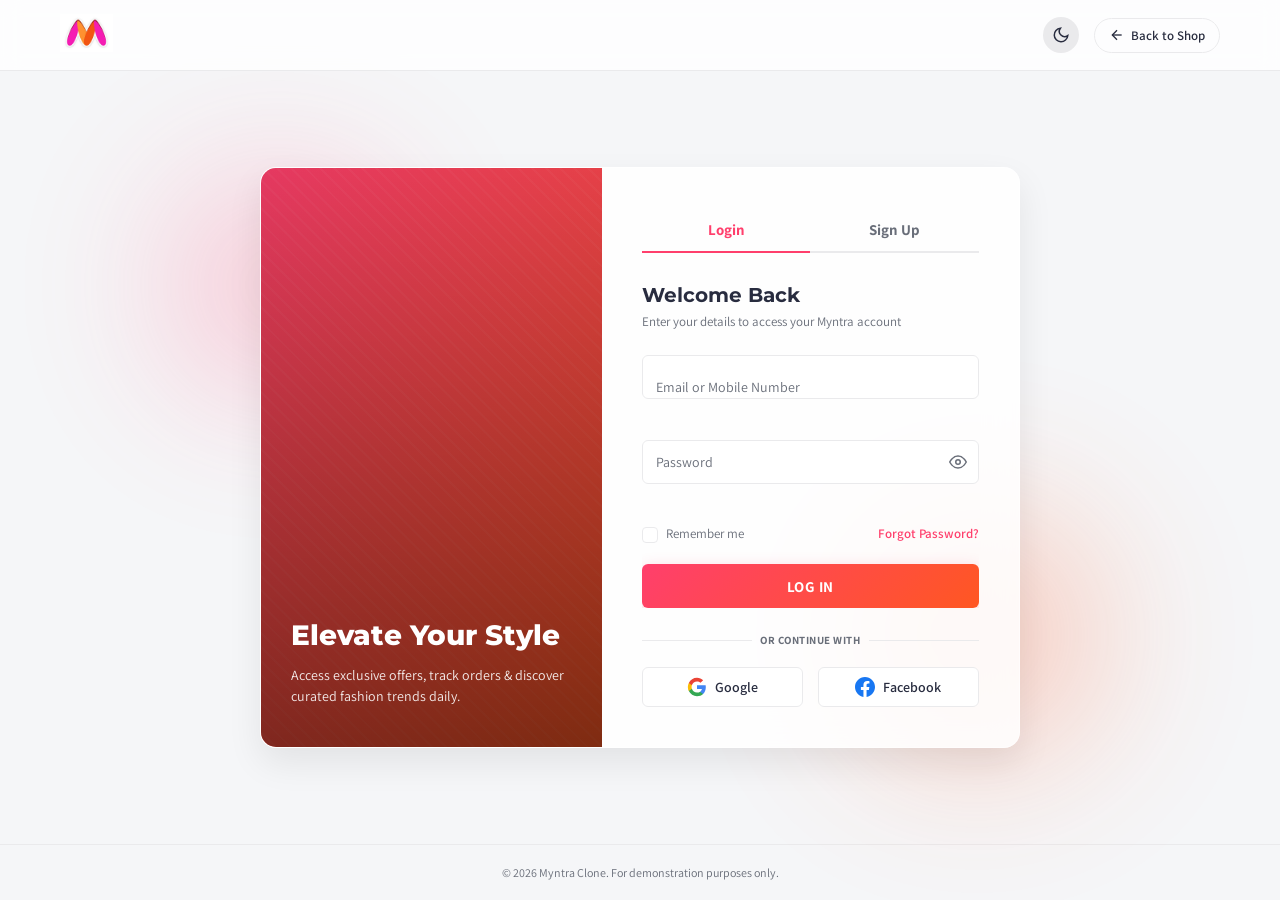
<file: login/login.html>
<!DOCTYPE html>
<html lang="en">
<head>
    <meta charset="UTF-8">
    <meta name="viewport" content="width=device-width, initial-scale=1.0">
    <title>Myntra Clone - Authentication</title>
    <!-- Google Fonts Assistant & Montserrat -->
    <link href="https://fonts.googleapis.com/css2?family=Assistant:wght@300;400;600;700;800&family=Montserrat:wght@400;600;700;800&display=swap" rel="stylesheet">
    <!-- Style link -->
    <link rel="stylesheet" href="login.css">
</head>
<body>

    <!-- Header Navigation -->
    <header class="auth-header">
        <div class="header-container">
            <div class="logo">
                <a href="../index.html">
                    <img src="../images/logo.png" alt="Myntra Logo">
                </a>
            </div>
            <div class="header-actions">
                <button class="theme-switch" id="theme_toggle" title="Toggle Light/Dark Theme">
                    <!-- Moon Icon -->
                    <svg class="moon-icon" viewBox="0 0 24 24" fill="none" stroke="currentColor" stroke-width="2">
                        <path d="M21 12.79A9 9 0 1 1 11.21 3 7 7 0 0 0 21 12.79z"></path>
                    </svg>
                    <!-- Sun Icon -->
                    <svg class="sun-icon" viewBox="0 0 24 24" fill="none" stroke="currentColor" stroke-width="2">
                        <circle cx="12" cy="12" r="5"></circle>
                        <line x1="12" y1="1" x2="12" y2="3"></line>
                        <line x1="12" y1="21" x2="12" y2="23"></line>
                        <line x1="4.22" y1="4.22" x2="5.64" y2="5.64"></line>
                        <line x1="18.36" y1="18.36" x2="19.78" y2="19.78"></line>
                        <line x1="1" y1="12" x2="3" y2="12"></line>
                        <line x1="21" y1="12" x2="23" y2="12"></line>
                    </svg>
                </button>
                <a href="../index.html" class="back-home-btn">
                    <svg viewBox="0 0 24 24" fill="none" stroke="currentColor" stroke-width="2">
                        <line x1="19" y1="12" x2="5" y2="12"></line>
                        <polyline points="12 19 5 12 12 5"></polyline>
                    </svg>
                    <span>Back to Shop</span>
                </a>
            </div>
        </div>
    </header>

    <!-- Main Container -->
    <main class="auth-main">
        <!-- Floating background shapes -->
        <div class="bg-shape shape-1"></div>
        <div class="bg-shape shape-2"></div>

        <!-- Auth Card -->
        <div class="auth-card">
            <!-- Top Banner Image/Gradient -->
            <div class="auth-banner">
                <div class="banner-overlay"></div>
                <div class="banner-content">
                    <h2>Elevate Your Style</h2>
                    <p>Access exclusive offers, track orders & discover curated fashion trends daily.</p>
                </div>
            </div>

            <div class="auth-content">
                <!-- Tabs -->
                <div class="auth-tabs">
                    <button class="tab-btn active" id="tab_login" data-tab="login">Login</button>
                    <button class="tab-btn" id="tab_signup" data-tab="signup">Sign Up</button>
                    <span class="tab-indicator" id="tab_indicator"></span>
                </div>

                <!-- Forms Wrapper -->
                <div class="forms-wrapper">
                    <!-- Login Form -->
                    <form id="form_login" class="auth-form active" novalidate>
                        <div class="form-title">
                            <h3>Welcome Back</h3>
                            <p>Enter your details to access your Myntra account</p>
                        </div>

                        <!-- Email/Phone Input -->
                        <div class="floating-group">
                            <input type="text" id="login_username" class="floating-input" required placeholder=" ">
                            <label for="login_username" class="floating-label">Email or Mobile Number</label>
                            <span class="error-msg" id="err_login_username"></span>
                        </div>

                        <!-- Password Input -->
                        <div class="floating-group">
                            <div class="password-wrapper">
                                <input type="password" id="login_password" class="floating-input" required placeholder=" ">
                                <label for="login_password" class="floating-label">Password</label>
                                <button type="button" class="password-toggle" data-target="login_password" title="Show password">
                                    <svg class="eye-open" viewBox="0 0 24 24" fill="none" stroke="currentColor" stroke-width="2">
                                        <path d="M1 12s4-8 11-8 11 8 11 8-4 8-11 8-11-8-11-8z"></path>
                                        <circle cx="12" cy="12" r="3"></circle>
                                    </svg>
                                    <svg class="eye-closed" viewBox="0 0 24 24" fill="none" stroke="currentColor" stroke-width="2" style="display:none;">
                                        <path d="M17.94 17.94A10.07 10.07 0 0 1 12 20c-7 0-11-8-11-8a18.45 18.45 0 0 1 5.06-5.94M9.9 4.24A9.12 9.12 0 0 1 12 4c7 0 11 8 11 8a18.5 18.5 0 0 1-2.16 3.19m-6.72-1.07a3 3 0 1 1-4.24-4.24"></path>
                                        <line x1="1" y1="1" x2="23" y2="23"></line>
                                    </svg>
                                </button>
                            </div>
                            <span class="error-msg" id="err_login_password"></span>
                        </div>

                        <!-- Options (Forgot password / Remember me) -->
                        <div class="form-options">
                            <label class="checkbox-container">
                                <input type="checkbox" id="login_remember">
                                <span class="checkmark"></span>
                                <span class="label-text">Remember me</span>
                            </label>
                            <a href="#" class="forgot-link" id="forgot_pass_btn">Forgot Password?</a>
                        </div>

                        <!-- Submit Button -->
                        <button type="submit" class="auth-submit-btn">
                            <span>Log In</span>
                            <div class="spinner" id="login_spinner"></div>
                        </button>
                    </form>

                    <!-- Sign Up Form -->
                    <form id="form_signup" class="auth-form" novalidate>
                        <div class="form-title">
                            <h3>Create Account</h3>
                            <p>Register to unlock personalization & fast checkout</p>
                        </div>

                        <!-- Name Input -->
                        <div class="floating-group">
                            <input type="text" id="signup_name" class="floating-input" required placeholder=" ">
                            <label for="signup_name" class="floating-label">Full Name</label>
                            <span class="error-msg" id="err_signup_name"></span>
                        </div>

                        <!-- Email Input -->
                        <div class="floating-group">
                            <input type="email" id="signup_email" class="floating-input" required placeholder=" ">
                            <label for="signup_email" class="floating-label">Email Address</label>
                            <span class="error-msg" id="err_signup_email"></span>
                        </div>

                        <!-- Mobile Input -->
                        <div class="floating-group">
                            <input type="tel" id="signup_mobile" class="floating-input" required placeholder=" ">
                            <label for="signup_mobile" class="floating-label">Mobile Number (10 digits)</label>
                            <span class="error-msg" id="err_signup_mobile"></span>
                        </div>

                        <!-- Password Input -->
                        <div class="floating-group">
                            <div class="password-wrapper">
                                <input type="password" id="signup_password" class="floating-input" required placeholder=" ">
                                <label for="signup_password" class="floating-label">Password</label>
                                <button type="button" class="password-toggle" data-target="signup_password" title="Show password">
                                    <svg class="eye-open" viewBox="0 0 24 24" fill="none" stroke="currentColor" stroke-width="2">
                                        <path d="M1 12s4-8 11-8 11 8 11 8-4 8-11 8-11-8-11-8z"></path>
                                        <circle cx="12" cy="12" r="3"></circle>
                                    </svg>
                                    <svg class="eye-closed" viewBox="0 0 24 24" fill="none" stroke="currentColor" stroke-width="2" style="display:none;">
                                        <path d="M17.94 17.94A10.07 10.07 0 0 1 12 20c-7 0-11-8-11-8a18.45 18.45 0 0 1 5.06-5.94M9.9 4.24A9.12 9.12 0 0 1 12 4c7 0 11 8 11 8a18.5 18.5 0 0 1-2.16 3.19m-6.72-1.07a3 3 0 1 1-4.24-4.24"></path>
                                        <line x1="1" y1="1" x2="23" y2="23"></line>
                                    </svg>
                                </button>
                            </div>
                            <div class="pass-strength-meter">
                                <div class="meter-bar"><div class="meter-fill" id="strength_bar"></div></div>
                                <span class="meter-text" id="strength_text">Strength: Very Weak</span>
                            </div>
                            <span class="error-msg" id="err_signup_password"></span>
                        </div>

                        <!-- Confirm Password Input -->
                        <div class="floating-group">
                            <div class="password-wrapper">
                                <input type="password" id="signup_confirm_password" class="floating-input" required placeholder=" ">
                                <label for="signup_confirm_password" class="floating-label">Confirm Password</label>
                                <button type="button" class="password-toggle" data-target="signup_confirm_password" title="Show password">
                                    <svg class="eye-open" viewBox="0 0 24 24" fill="none" stroke="currentColor" stroke-width="2">
                                        <path d="M1 12s4-8 11-8 11 8 11 8-4 8-11 8-11-8-11-8z"></path>
                                        <circle cx="12" cy="12" r="3"></circle>
                                    </svg>
                                    <svg class="eye-closed" viewBox="0 0 24 24" fill="none" stroke="currentColor" stroke-width="2" style="display:none;">
                                        <path d="M17.94 17.94A10.07 10.07 0 0 1 12 20c-7 0-11-8-11-8a18.45 18.45 0 0 1 5.06-5.94M9.9 4.24A9.12 9.12 0 0 1 12 4c7 0 11 8 11 8a18.5 18.5 0 0 1-2.16 3.19m-6.72-1.07a3 3 0 1 1-4.24-4.24"></path>
                                        <line x1="1" y1="1" x2="23" y2="23"></line>
                                    </svg>
                                </button>
                            </div>
                            <span class="error-msg" id="err_signup_confirm_password"></span>
                        </div>

                        <!-- Options -->
                        <div class="form-options terms-group">
                            <label class="checkbox-container">
                                <input type="checkbox" id="signup_agree" required>
                                <span class="checkmark"></span>
                                <span class="label-text">I agree to the <a href="#" class="inline-link">Terms of Service</a> & <a href="#" class="inline-link">Privacy Policy</a></span>
                            </label>
                            <span class="error-msg block-error" id="err_signup_agree"></span>
                        </div>

                        <!-- Submit Button -->
                        <button type="submit" class="auth-submit-btn">
                            <span>Register</span>
                            <div class="spinner" id="signup_spinner"></div>
                        </button>
                    </form>
                </div>

                <!-- Social Authentication Divider -->
                <div class="social-divider">
                    <span>OR CONTINUE WITH</span>
                </div>

                <!-- Social Buttons -->
                <div class="social-buttons">
                    <button type="button" class="social-btn google" onclick="triggerSocialAuth('Google')">
                        <svg viewBox="0 0 24 24" width="20" height="20">
                            <path d="M22.56 12.25c0-.78-.07-1.53-.2-2.25H12v4.26h5.92c-.26 1.37-1.04 2.53-2.21 3.31v2.77h3.57c2.08-1.92 3.28-4.74 3.28-8.09z" fill="#4285F4"/>
                            <path d="M12 23c2.97 0 5.46-.98 7.28-2.66l-3.57-2.77c-.98.66-2.23 1.06-3.71 1.06-2.86 0-5.29-1.93-6.16-4.53H2.18v2.84C3.99 20.53 7.7 23 12 23z" fill="#34A853"/>
                            <path d="M5.84 14.09c-.22-.66-.35-1.36-.35-2.09s.13-1.43.35-2.09V7.06H2.18C1.43 8.55 1 10.22 1 12s.43 3.45 1.18 4.94l2.85-2.22.81-.63z" fill="#FBBC05"/>
                            <path d="M12 5.38c1.62 0 3.06.56 4.21 1.64l3.15-3.15C17.45 2.09 14.97 1 12 1 7.7 1 3.99 3.47 2.18 7.06l3.66 2.84c.87-2.6 3.3-4.52 6.16-4.52z" fill="#EA4335"/>
                        </svg>
                        <span>Google</span>
                    </button>
                    <button type="button" class="social-btn facebook" onclick="triggerSocialAuth('Facebook')">
                        <svg viewBox="0 0 24 24" width="20" height="20" fill="#1877F2">
                            <path d="M24 12.073c0-6.627-5.373-12-12-12s-12 5.373-12 12c0 5.99 4.388 10.954 10.125 11.854v-8.385H7.078v-3.47h3.047V9.43c0-3.007 1.792-4.669 4.533-4.669 1.312 0 2.686.235 2.686.235v2.953H15.83c-1.491 0-1.956.925-1.956 1.874v2.25h3.328l-.532 3.47h-2.796v8.385C19.612 23.027 24 18.062 24 12.073z"/>
                        </svg>
                        <span>Facebook</span>
                    </button>
                </div>
            </div>
        </div>
    </main>

    <!-- Toast Notification Container -->
    <div class="toast-container" id="toast_container"></div>

    <!-- Footer -->
    <footer class="auth-footer">
        <p>&copy; 2026 Myntra Clone. For demonstration purposes only.</p>
    </footer>

    <!-- Script link -->
    <script src="login.js"></script>
</body>
</html>
</file>
<file: myntra.css>
/* 
  Myntra Clone CSS Stylesheet
  Built by: Fresher Web Developer
  Description: Styling for Myntra clone page including header, slider, products and cart.
*/

/* Google Font Import */
@import url('https://fonts.googleapis.com/css2?family=Assistant:wght@300;400;600;700;800&display=swap');

/* Basic Theme Variables */
:root {
  --myntra-pink: #ff3f6c;
  --text-dark: #282c3f;
  --text-gray: #696e79;
  --border-color: #eaeaec;
  --body-bg: #ffffff;
  --card-bg: #ffffff;
  --search-bg: #f5f5f6;
}

/* Dark Theme Variables */
body.dark-theme {
  --text-dark: #f5f5f7;
  --text-gray: #a9abb3;
  --border-color: #2c2c35;
  --body-bg: #0f0f11;
  --card-bg: #18181f;
  --search-bg: #22222a;
}

/* Reset margins and paddings */
* {
  margin: 0;
  padding: 0;
  box-sizing: border-box;
  font-family: 'Assistant', sans-serif;
  transition: all 0.3s ease; /* Simple transition for theme change */
}

body {
  background-color: var(--body-bg);
  color: var(--text-dark);
}

a {
  text-decoration: none;
  color: inherit;
}

/* Sticky Header Style */
header {
  position: sticky;
  top: 0;
  z-index: 10;
  background-color: var(--body-bg);
  box-shadow: 0 4px 12px 0 rgba(0, 0, 0, 0.05);
  border-bottom: 1px solid var(--border-color);
}

.header-container {
  display: flex;
  align-items: center;
  justify-content: space-between;
  max-width: 1300px;
  margin: 0 auto;
  height: 80px;
  padding: 0 20px;
  position: relative;
}

/* Logo styling */
.logo {
  display: flex;
  align-items: center;
}

.logo img, .logo svg {
  height: 44px;
  width: auto;
  cursor: pointer;
}

/* Navigation Links styling */
.navigation {
  display: flex;
  height: 100%;
}

.nav-link {
  display: flex;
  align-items: center;
  height: 100%;
  padding: 0 15px;
  font-size: 14px;
  font-weight: 700;
  text-transform: uppercase;
  color: var(--text-dark);
  position: static;
}

.nav-link:hover {
  border-bottom: 4px solid var(--myntra-pink);
  color: var(--myntra-pink);
}

.nav-link sup {
  color: var(--myntra-pink);
  font-size: 9px;
  margin-left: 2px;
}

/* Mega Dropdown Menu for Navigation */
.dropdown-menu {
  position: absolute;
  top: 80px;
  left: 0;
  width: 100%;
  background-color: var(--body-bg);
  border-left: 1px solid var(--border-color);
  border-right: 1px solid var(--border-color);
  border-bottom: 3.5px solid var(--myntra-pink);
  box-shadow: 0 15px 30px rgba(0,0,0,0.15);
  padding: 25px 30px;
  display: none; /* Hidden by default */
  grid-template-columns: repeat(5, 1fr);
  gap: 20px 25px;
  z-index: 99;
  border-bottom-left-radius: 6px;
  border-bottom-right-radius: 6px;
  transform-origin: top;
  animation: slideDownMenu 0.22s cubic-bezier(0.16, 1, 0.3, 1);
}

@keyframes slideDownMenu {
  from {
    opacity: 0;
    transform: scaleY(0.92);
  }
  to {
    opacity: 1;
    transform: scaleY(1);
  }
}

/* Show dropdown on hover */
.nav-link:hover .dropdown-menu {
  display: grid;
}

.dropdown-col {
  border-right: 1px solid rgba(0, 0, 0, 0.04);
  padding-right: 15px;
}

body.dark-theme .dropdown-col {
  border-right-color: rgba(255, 255, 255, 0.04);
}

.dropdown-col:last-child {
  border-right: none;
  padding-right: 0;
}

.dropdown-col-section {
  margin-bottom: 18px;
}

.dropdown-col-section:last-child {
  margin-bottom: 0;
}

.dropdown-col h5 {
  color: var(--myntra-pink);
  font-size: 12px;
  font-weight: 700;
  margin-bottom: 8px;
  text-transform: uppercase;
  letter-spacing: 0.5px;
}

.dropdown-col ul {
  list-style: none;
}

.dropdown-col ul li {
  margin-bottom: 5px;
}

.dropdown-col ul li a {
  font-size: 12.5px;
  color: var(--text-gray);
  display: inline-block;
  transition: transform 0.2s ease, color 0.2s ease;
}

.dropdown-col ul li a:hover {
  color: var(--text-dark);
  font-weight: 600;
  transform: translateX(3px);
}

/* Search Bar Container */
.search-container {
  display: flex;
  align-items: center;
  background-color: var(--search-bg);
  width: 400px;
  height: 40px;
  border-radius: 4px;
  padding: 0 12px;
  border: 1px solid transparent;
}

.search-container:focus-within {
  background-color: var(--body-bg);
  border: 1px solid var(--border-color);
}

.search-icon-svg {
  width: 18px;
  height: 18px;
  color: var(--text-gray);
  margin-right: 8px;
}

.search-input {
  background: transparent;
  border: none;
  outline: none;
  width: 100%;
  font-size: 13px;
  color: var(--text-dark);
}

/* Actions area: Theme, Profile, Wishlist, Cart */
.actions {
  display: flex;
  align-items: center;
  gap: 20px;
}

.action-btn {
  display: flex;
  flex-direction: column;
  align-items: center;
  cursor: pointer;
  background: none;
  border: none;
  color: var(--text-dark);
  position: relative;
}

.action-btn svg {
  width: 20px;
  height: 20px;
}

.action-btn span {
  font-size: 10px;
  font-weight: 700;
  text-transform: uppercase;
  margin-top: 4px;
}

.action-btn:hover {
  color: var(--myntra-pink);
}

/* Red counter badge */
.badge {
  position: absolute;
  top: -5px;
  right: -5px;
  background-color: var(--myntra-pink);
  color: #ffffff;
  font-size: 10px;
  width: 16px;
  height: 16px;
  border-radius: 50%;
  display: flex;
  align-items: center;
  justify-content: center;
  font-weight: bold;
}

/* Profile Dropdown list */
.profile-dropdown {
  position: absolute;
  top: 42px;
  right: 0;
  width: 220px;
  background-color: var(--body-bg);
  border: 1px solid var(--border-color);
  box-shadow: 0 4px 12px rgba(0,0,0,0.1);
  padding: 15px;
  border-radius: 4px;
  display: none;
  z-index: 30;
  text-align: left;
}

/* Invisible hover bridge to prevent dropdown from disappearing */
.profile-dropdown::before {
  content: '';
  position: absolute;
  top: -20px;
  left: 0;
  width: 100%;
  height: 20px;
  background: transparent;
}

.action-btn.profile:hover .profile-dropdown {
  display: block;
}

.profile-welcome {
  border-bottom: 1px solid var(--border-color);
  padding-bottom: 10px;
  margin-bottom: 10px;
}

.profile-welcome p {
  font-size: 12px;
  color: var(--text-gray);
  margin-bottom: 8px;
}

.login-btn {
  background-color: var(--myntra-pink);
  color: white;
  border: none;
  width: 100%;
  padding: 8px;
  font-weight: 700;
  cursor: pointer;
  border-radius: 4px;
}

.login-btn:hover {
  background-color: #e2335c;
}

.profile-links a {
  display: block;
  font-size: 12px;
  padding: 6px 0;
  color: var(--text-gray);
}

.profile-links a:hover {
  color: var(--myntra-pink);
}

/* Theme switcher button */
.theme-switch {
  width: 32px;
  height: 32px;
  border-radius: 50%;
  background-color: var(--search-bg);
  display: flex;
  align-items: center;
  justify-content: center;
  cursor: pointer;
  border: none;
  color: var(--text-dark);
}

.theme-switch svg {
  width: 16px;
  height: 16px;
}

.theme-switch .sun-icon { display: none; }
body.dark-theme .theme-switch .moon-icon { display: none; }
body.dark-theme .theme-switch .sun-icon { display: block; }

/* Main layout wrapper */
main {
  max-width: 1300px;
  margin: 0 auto;
  padding: 30px 20px;
}

/* Banner Slider Styles */
.slider {
  position: relative;
  width: 100%;
  height: 320px;
  overflow: hidden;
  border-radius: 8px;
  margin-bottom: 40px;
}

.slides-wrapper {
  display: flex;
  width: 300%; /* Three slides total */
  height: 100%;
  transition: transform 0.5s ease-in-out;
}

.slide {
  width: 33.333%;
  height: 100%;
  display: flex;
  align-items: center;
  padding: 0 60px;
  color: #ffffff;
}

.slide-content h2 {
  font-size: 36px;
  font-weight: 800;
  margin-bottom: 10px;
}

.slide-content p {
  font-size: 16px;
  margin-bottom: 20px;
  max-width: 500px;
}

.slide-shop-btn {
  background-color: #ffffff;
  color: #333333;
  padding: 10px 24px;
  font-weight: 700;
  border-radius: 4px;
  display: inline-block;
}

.slide-shop-btn:hover {
  background-color: var(--myntra-pink);
  color: #ffffff;
}

.slide1 { background: linear-gradient(135deg, #f02fc2, #6094ea); }
.slide2 { background: linear-gradient(135deg, #11998e, #38ef7d); }
.slide3 { background: linear-gradient(135deg, #ff9966, #ff5e62); }

.slider-arrow {
  position: absolute;
  top: 50%;
  transform: translateY(-50%);
  background-color: rgba(255, 255, 255, 0.3);
  border: none;
  width: 40px;
  height: 40px;
  border-radius: 50%;
  color: #ffffff;
  font-weight: bold;
  cursor: pointer;
  font-size: 18px;
  z-index: 5;
}

.slider-arrow:hover {
  background-color: rgba(255, 255, 255, 0.7);
  color: #333333;
}

.arrow-prev { left: 20px; }
.arrow-next { right: 20px; }

.slider-dots {
  position: absolute;
  bottom: 15px;
  left: 50%;
  transform: translateX(-50%);
  display: flex;
  gap: 8px;
}

.slider-dot {
  width: 10px;
  height: 10px;
  background-color: rgba(255,255,255,0.4);
  border-radius: 50%;
  cursor: pointer;
}

.slider-dot.active {
  background-color: #ffffff;
  width: 20px;
  border-radius: 5px;
}

/* Category circles styles */
.section-header {
  font-size: 20px;
  font-weight: 800;
  text-transform: uppercase;
  margin-bottom: 20px;
  border-left: 4px solid var(--myntra-pink);
  padding-left: 10px;
}

.categories-container {
  display: flex;
  justify-content: space-around;
  gap: 15px;
  margin-bottom: 40px;
  overflow-x: auto;
  padding: 10px 0;
}

.category-circle {
  display: flex;
  flex-direction: column;
  align-items: center;
  cursor: pointer;
  min-width: 100px;
}

.circle-img {
  width: 80px;
  height: 80px;
  border-radius: 50%;
  background-color: var(--search-bg);
  display: flex;
  align-items: center;
  justify-content: center;
  border: 2px solid transparent;
}

.circle-img svg {
  width: 40px;
  height: 40px;
  color: var(--myntra-pink);
}

.category-circle:hover .circle-img {
  border-color: var(--myntra-pink);
  transform: scale(1.05);
}

.category-circle p {
  font-size: 13px;
  font-weight: 700;
  text-transform: uppercase;
  margin-top: 10px;
  color: var(--text-dark);
}

/* Tab filter buttons */
.tabs {
  display: flex;
  gap: 10px;
  margin-bottom: 20px;
}

.tab {
  background-color: var(--search-bg);
  border: none;
  padding: 8px 18px;
  font-weight: 700;
  font-size: 12px;
  cursor: pointer;
  border-radius: 20px;
  color: var(--text-dark);
}

.tab:hover {
  background-color: var(--border-color);
}

.tab.active {
  background-color: var(--myntra-pink);
  color: #ffffff;
}

/* Product Cards Grid */
.product-grid {
  display: grid;
  grid-template-columns: repeat(auto-fill, minmax(240px, 1fr));
  gap: 25px;
  margin-bottom: 40px;
}

.product-card {
  background-color: var(--card-bg);
  border: 1px solid var(--border-color);
  border-radius: 6px;
  overflow: hidden;
  position: relative;
}

.product-card:hover {
  box-shadow: 0 4px 15px rgba(0,0,0,0.1);
  transform: translateY(-2px);
}

.product-image {
  position: relative;
  width: 100%;
  height: 240px;
  background-color: var(--search-bg);
  display: flex;
  align-items: center;
  justify-content: center;
}

.product-image svg {
  width: 120px;
  height: 120px;
}

/* Wishlist Heart Icon Style */
.card-wishlist-btn {
  position: absolute;
  top: 10px;
  right: 10px;
  width: 32px;
  height: 32px;
  border-radius: 50%;
  background-color: rgba(255,255,255,0.9);
  border: none;
  cursor: pointer;
  display: flex;
  align-items: center;
  justify-content: center;
  z-index: 5;
  color: var(--text-gray);
}

.card-wishlist-btn:hover {
  transform: scale(1.1);
  color: var(--myntra-pink);
}

.card-wishlist-btn.active {
  color: var(--myntra-pink);
}

.card-wishlist-btn.active svg {
  fill: var(--myntra-pink);
}

/* Quick Add to cart on Hover */
.quick-add {
  position: absolute;
  bottom: 0;
  left: 0;
  width: 100%;
  padding: 10px;
  background-color: rgba(255, 255, 255, 0.9);
  display: none;
  justify-content: center;
  z-index: 6;
}

body.dark-theme .quick-add {
  background-color: rgba(24, 24, 31, 0.9);
}

.product-card:hover .quick-add {
  display: flex;
}

.add-btn {
  background-color: var(--myntra-pink);
  color: white;
  border: none;
  width: 100%;
  padding: 8px 0;
  font-weight: 700;
  font-size: 12px;
  text-transform: uppercase;
  cursor: pointer;
  border-radius: 4px;
}

.add-btn:hover {
  background-color: #e2335c;
}

/* Product Text Information */
.product-details {
  padding: 15px;
}

.brand-name {
  font-weight: 700;
  font-size: 14px;
  text-transform: uppercase;
  margin-bottom: 4px;
}

.item-name {
  font-size: 13px;
  color: var(--text-gray);
  margin-bottom: 8px;
  white-space: nowrap;
  overflow: hidden;
  text-overflow: ellipsis;
}

.price-row {
  display: flex;
  align-items: center;
  gap: 8px;
}

.price-now {
  font-weight: 700;
  font-size: 14px;
}

.price-was {
  text-decoration: line-through;
  font-size: 12px;
  color: var(--text-gray);
}

.price-off {
  color: #ff905a;
  font-weight: 700;
  font-size: 12px;
}

/* Policy banners (Original, returns, delivery) */
.policies {
  display: grid;
  grid-template-columns: repeat(3, 1fr);
  gap: 20px;
  border-top: 1px solid var(--border-color);
  padding: 30px 0;
  margin-top: 20px;
}

.policy-card {
  display: flex;
  align-items: center;
  gap: 15px;
}

.policy-icon {
  width: 48px;
  height: 48px;
  border-radius: 50%;
  background-color: var(--search-bg);
  display: flex;
  align-items: center;
  justify-content: center;
  color: var(--myntra-pink);
  flex-shrink: 0;
}

.policy-icon svg {
  width: 24px;
  height: 24px;
}

.policy-text h5 {
  font-size: 14px;
  font-weight: 700;
  text-transform: uppercase;
  margin-bottom: 2px;
}

.policy-text p {
  font-size: 12px;
  color: var(--text-gray);
}

/* Slide-out Cart Drawer Panel */
.cart-drawer-overlay {
  position: fixed;
  top: 0;
  left: 0;
  width: 100%;
  height: 100%;
  background-color: rgba(0,0,0,0.5);
  z-index: 100;
  display: none; /* Hidden */
}

.cart-drawer-overlay.active {
  display: block;
}

.cart-drawer {
  position: absolute;
  top: 0;
  right: 0;
  width: 380px;
  height: 100%;
  background-color: var(--body-bg);
  box-shadow: -4px 0 12px rgba(0,0,0,0.15);
  display: flex;
  flex-direction: column;
}

.cart-header {
  display: flex;
  justify-content: space-between;
  align-items: center;
  padding: 20px;
  border-bottom: 1px solid var(--border-color);
}

.cart-header h4 {
  font-size: 16px;
  font-weight: 700;
  text-transform: uppercase;
}

.cart-close-btn {
  background: none;
  border: none;
  font-size: 20px;
  cursor: pointer;
  color: var(--text-dark);
}

.cart-content {
  flex-grow: 1;
  overflow-y: auto;
  padding: 20px;
}

.cart-empty-message {
  text-align: center;
  color: var(--text-gray);
  margin-top: 50px;
}

.cart-empty-message svg {
  width: 64px;
  height: 64px;
  color: var(--text-gray);
  margin-bottom: 15px;
}

.cart-item {
  display: flex;
  gap: 12px;
  padding-bottom: 15px;
  border-bottom: 1px solid var(--border-color);
  margin-bottom: 15px;
  position: relative;
}

.cart-item-img {
  width: 60px;
  height: 80px;
  background-color: var(--search-bg);
  display: flex;
  align-items: center;
  justify-content: center;
  border-radius: 4px;
}

.cart-item-img svg {
  width: 40px;
  height: 40px;
}

.cart-item-info {
  flex-grow: 1;
}

.cart-item-brand {
  font-weight: 700;
  font-size: 12px;
}

.cart-item-name {
  font-size: 11px;
  color: var(--text-gray);
  margin-bottom: 8px;
}

.cart-item-price-qty {
  display: flex;
  justify-content: space-between;
  align-items: center;
}

.qty-control {
  display: flex;
  align-items: center;
  border: 1px solid var(--border-color);
  border-radius: 4px;
}

.qty-btn {
  background: none;
  border: none;
  width: 22px;
  height: 22px;
  cursor: pointer;
  font-weight: bold;
  color: var(--text-dark);
}

.qty-btn:hover {
  background-color: var(--search-bg);
}

.qty-value {
  padding: 0 6px;
  font-size: 12px;
  font-weight: 600;
}

.cart-item-price {
  font-size: 13px;
  font-weight: 700;
}

.cart-item-remove {
  position: absolute;
  top: 0;
  right: 0;
  background: none;
  border: none;
  cursor: pointer;
  color: var(--text-gray);
}

.cart-item-remove:hover {
  color: var(--myntra-pink);
}

.cart-footer {
  padding: 20px;
  border-top: 1px solid var(--border-color);
  background-color: var(--search-bg);
}

.summary-row {
  display: flex;
  justify-content: space-between;
  font-size: 12px;
  color: var(--text-gray);
  margin-bottom: 8px;
}

.summary-row.total {
  font-size: 14px;
  font-weight: 700;
  color: var(--text-dark);
  border-top: 1px solid var(--border-color);
  padding-top: 10px;
  margin-top: 10px;
  margin-bottom: 15px;
}

.summary-row.discount span:last-child {
  color: #00bfa5;
}

.checkout-btn {
  background-color: var(--myntra-pink);
  color: white;
  border: none;
  width: 100%;
  padding: 12px;
  font-weight: 700;
  text-transform: uppercase;
  cursor: pointer;
  border-radius: 4px;
}

.checkout-btn:hover {
  background-color: #e2335c;
}

/* Login Modal Style */
.modal-overlay {
  position: fixed;
  top: 0;
  left: 0;
  width: 100%;
  height: 100%;
  background-color: rgba(0,0,0,0.5);
  z-index: 100;
  display: none; /* Hidden */
  align-items: center;
  justify-content: center;
}

.modal-overlay.active {
  display: flex;
}

.login-modal {
  width: 360px;
  background-color: var(--body-bg);
  border-radius: 6px;
  box-shadow: 0 4px 20px rgba(0,0,0,0.2);
  overflow: hidden;
  position: relative;
}

.close-modal-btn {
  position: absolute;
  top: 10px;
  right: 10px;
  background: none;
  border: none;
  font-size: 18px;
  cursor: pointer;
  color: var(--text-gray);
}

.login-banner {
  background: linear-gradient(135deg, var(--myntra-pink), #ff5722);
  height: 100px;
  display: flex;
  align-items: center;
  justify-content: center;
  color: #ffffff;
  text-align: center;
}

.login-banner h3 {
  font-size: 18px;
  font-weight: 800;
}

.login-form-container {
  padding: 25px;
}

.input-group {
  margin-bottom: 15px;
}

.input-group label {
  display: block;
  font-size: 11px;
  font-weight: 700;
  margin-bottom: 6px;
  color: var(--text-gray);
  text-transform: uppercase;
}

.form-input {
  width: 100%;
  height: 38px;
  border: 1px solid var(--border-color);
  border-radius: 4px;
  padding: 0 10px;
  font-size: 13px;
  outline: none;
  background-color: var(--body-bg);
  color: var(--text-dark);
}

.form-input:focus {
  border-color: var(--myntra-pink);
}

.submit-login-btn {
  background-color: var(--myntra-pink);
  color: white;
  border: none;
  width: 100%;
  padding: 10px;
  font-weight: 700;
  text-transform: uppercase;
  cursor: pointer;
  border-radius: 4px;
  margin-top: 10px;
}

.signup-link-container {
  text-align: center;
  font-size: 11px;
  color: var(--text-gray);
  margin-top: 15px;
}

.signup-link-container a {
  color: var(--myntra-pink);
  font-weight: 700;
}

/* Footer Section styling */
footer {
  background-color: var(--search-bg);
  border-top: 1px solid var(--border-color);
  padding: 40px 20px;
  margin-top: 40px;
}

.footer-container {
  max-width: 1300px;
  margin: 0 auto;
}

.footer-grid {
  display: grid;
  grid-template-columns: repeat(4, 1fr);
  gap: 30px;
  margin-bottom: 30px;
}

.footer-column h4 {
  font-size: 12px;
  font-weight: 700;
  text-transform: uppercase;
  margin-bottom: 15px;
  color: var(--text-dark);
}

.footer-column ul {
  list-style: none;
}

.footer-column ul li {
  margin-bottom: 8px;
}

.footer-column ul li a {
  font-size: 12px;
  color: var(--text-gray);
}

.footer-column ul li a:hover {
  color: var(--myntra-pink);
}

.footer-bottom {
  border-top: 1px solid var(--border-color);
  padding-top: 20px;
  display: flex;
  justify-content: space-between;
  align-items: center;
  font-size: 11px;
  color: var(--text-gray);
}

/* Responsive CSS Rules for Mobile/Tablet */
@media (max-width: 1000px) {
  .search-container {
    width: 250px;
  }
  .nav-link {
    font-size: 12px;
    padding: 0 10px;
  }
  .footer-grid {
    grid-template-columns: repeat(2, 1fr);
  }
}

@media (max-width: 768px) {
  .header-container {
    height: 70px;
  }
  .navigation {
    display: none; /* Hide top links on mobile */
  }
  .search-container {
    flex-grow: 1;
    width: auto;
    margin-right: 10px;
  }
  .slider {
    height: 200px;
  }
  .slide {
    padding: 0 20px;
  }
  .slide-content h2 {
    font-size: 24px;
  }
  .slide-content p {
    font-size: 12px;
  }
  .policies {
    grid-template-columns: 1fr;
  }
  .footer-grid {
    grid-template-columns: 1fr;
  }
  .footer-bottom {
    flex-direction: column;
    gap: 10px;
    text-align: center;
  }
}

/* FWD Card Styles mimicking original Myntra budget store */
.fwd-card {
  border: 3.5px solid #3a36db !important;
  border-radius: 6px;
  overflow: hidden;
  position: relative;
}

body.dark-theme .fwd-card {
  border-color: #4f46e5 !important;
}

.fwd-image {
  width: 100%;
  height: 100%;
  object-fit: cover;
  display: block;
  transition: transform 0.4s cubic-bezier(0.16, 1, 0.3, 1);
}

.fwd-card:hover .fwd-image {
  transform: scale(1.06);
}

.fwd-banner-overlay {
  position: absolute;
  bottom: 0;
  left: 0;
  width: 100%;
  background: linear-gradient(180deg, rgba(79, 70, 229, 0.85) 0%, rgba(55, 48, 163, 0.98) 100%);
  padding: 10px 6px;
  text-align: center;
  display: flex;
  flex-direction: column;
  align-items: center;
  justify-content: center;
  z-index: 8;
  pointer-events: none;
}

body.dark-theme .fwd-banner-overlay {
  background: linear-gradient(180deg, rgba(79, 70, 229, 0.75) 0%, rgba(30, 27, 75, 0.98) 100%);
}

.fwd-title {
  color: #ffffff;
  font-family: 'Montserrat', sans-serif;
  font-size: 13px;
  font-weight: 800;
  text-transform: uppercase;
  letter-spacing: 0.8px;
  line-height: 1.2;
}

.fwd-price {
  color: #fff59d; /* Bright yellow */
  font-size: 11px;
  font-weight: 700;
  margin-top: 3px;
  letter-spacing: 0.5px;
}

/* Ensure category circle images cover their boundaries */
.circle-img img {
  width: 100%;
  height: 100%;
  object-fit: cover;
  border-radius: 50%;
  border: 1px solid var(--border-color);
}

/* Statically display quick-add button below product details and eliminate blank space */
.product-card .quick-add {
  position: static !important;
  display: flex !important;
  padding: 0 15px 15px 15px !important;
  background-color: transparent !important;
  width: auto !important;
  box-shadow: none !important;
  z-index: auto !important;
}

.product-card:hover .quick-add {
  display: flex !important;
}

/* Hide original absolute overlay banner since we show standard details now */
.fwd-banner-overlay {
  display: none !important;
}
</file>
<file: login/login.css>
/* 
  Myntra Clone Auth Stylesheet
  Built by: Antigravity AI
  Description: Premium glassmorphism layout, animations, floating labels, dark-theme styling, and responsive layout.
*/

:root {
  --myntra-pink: #ff3f6c;
  --myntra-orange: #ff5722;
  --text-dark: #282c3f;
  --text-gray: #696e79;
  --border-color: #eaeaec;
  --body-bg: #f5f6f8;
  --card-bg: rgba(255, 255, 255, 0.85);
  --input-bg: #ffffff;
  --gradient-start: #ff3f6c;
  --gradient-end: #ff5722;
  --shadow: 0 15px 35px rgba(0, 0, 0, 0.08);
  --border-glass: rgba(255, 255, 255, 0.5);
  --error-color: #d93025;
  --success-color: #0f9d58;
}

body.dark-theme {
  --text-dark: #f5f5f7;
  --text-gray: #a9abb3;
  --border-color: #2c2c35;
  --body-bg: #0b0b0e;
  --card-bg: rgba(20, 20, 26, 0.85);
  --input-bg: #1e1e24;
  --shadow: 0 15px 35px rgba(0, 0, 0, 0.3);
  --border-glass: rgba(255, 255, 255, 0.08);
}

/* Reset and Core Styles */
* {
  margin: 0;
  padding: 0;
  box-sizing: border-box;
  font-family: 'Assistant', sans-serif;
  transition: background-color 0.3s, border-color 0.3s, color 0.3s;
}

body {
  background-color: var(--body-bg);
  color: var(--text-dark);
  min-height: 100vh;
  display: flex;
  flex-direction: column;
  position: relative;
  overflow-x: hidden;
}

/* Header Styles */
.auth-header {
  width: 100%;
  position: sticky;
  top: 0;
  z-index: 10;
  background-color: rgba(255, 255, 255, 0.8);
  backdrop-filter: blur(10px);
  border-bottom: 1px solid var(--border-color);
}

body.dark-theme .auth-header {
  background-color: rgba(11, 11, 14, 0.8);
}

.header-container {
  display: flex;
  align-items: center;
  justify-content: space-between;
  max-width: 1200px;
  margin: 0 auto;
  height: 70px;
  padding: 0 20px;
}

.logo img {
  height: 38px;
  width: auto;
}

.header-actions {
  display: flex;
  align-items: center;
  gap: 15px;
}

.theme-switch {
  width: 36px;
  height: 36px;
  border-radius: 50%;
  background-color: var(--border-color);
  display: flex;
  align-items: center;
  justify-content: center;
  cursor: pointer;
  border: none;
  color: var(--text-dark);
}

.theme-switch:hover {
  transform: scale(1.05);
}

.theme-switch svg {
  width: 18px;
  height: 18px;
}

.theme-switch .sun-icon { display: none; }
body.dark-theme .theme-switch .moon-icon { display: none; }
body.dark-theme .theme-switch .sun-icon { display: block; }

.back-home-btn {
  display: flex;
  align-items: center;
  gap: 6px;
  font-size: 13px;
  font-weight: 600;
  color: var(--text-dark);
  text-decoration: none;
  padding: 8px 14px;
  border-radius: 20px;
  border: 1px solid var(--border-color);
}

.back-home-btn:hover {
  border-color: var(--myntra-pink);
  color: var(--myntra-pink);
  background-color: rgba(255, 63, 108, 0.05);
}

.back-home-btn svg {
  width: 16px;
  height: 16px;
}

/* Main Area Container */
.auth-main {
  flex: 1;
  display: flex;
  align-items: center;
  justify-content: center;
  padding: 40px 20px;
  z-index: 2;
}

/* Decorative Background Shapes */
.bg-shape {
  position: absolute;
  border-radius: 50%;
  filter: blur(80px);
  z-index: -1;
  opacity: 0.45;
  animation: float-shapes 12s infinite alternate ease-in-out;
}

.shape-1 {
  width: 300px;
  height: 300px;
  background: radial-gradient(circle, var(--myntra-pink), transparent 70%);
  top: 15%;
  left: 10%;
}

.shape-2 {
  width: 350px;
  height: 350px;
  background: radial-gradient(circle, var(--myntra-orange), transparent 70%);
  bottom: 10%;
  right: 10%;
  animation-delay: -3s;
}

@keyframes float-shapes {
  0% { transform: translateY(0) scale(1); }
  100% { transform: translateY(-30px) scale(1.15); }
}

/* Premium Auth Card */
.auth-card {
  width: 100%;
  max-width: 760px;
  background: var(--card-bg);
  border: 1px solid var(--border-glass);
  border-radius: 16px;
  box-shadow: var(--shadow);
  overflow: hidden;
  display: flex;
  min-height: 520px;
  backdrop-filter: blur(16px);
  animation: fade-in-card 0.6s cubic-bezier(0.16, 1, 0.3, 1);
}

@keyframes fade-in-card {
  from { opacity: 0; transform: translateY(20px); }
  to { opacity: 1; transform: translateY(0); }
}

/* Left Banner of the Card */
.auth-banner {
  flex: 1;
  background: linear-gradient(135deg, var(--gradient-start), var(--gradient-end));
  position: relative;
  display: flex;
  align-items: flex-end;
  padding: 40px 30px;
  color: #ffffff;
  overflow: hidden;
}

/* Diagonal stripe graphic in background */
.auth-banner::before {
  content: '';
  position: absolute;
  top: -20%;
  left: -20%;
  width: 140%;
  height: 140%;
  background: repeating-linear-gradient(45deg, rgba(255,255,255,0.03) 0px, rgba(255,255,255,0.03) 2px, transparent 2px, transparent 10px);
  pointer-events: none;
}

.banner-overlay {
  position: absolute;
  top: 0;
  left: 0;
  width: 100%;
  height: 100%;
  background: linear-gradient(to bottom, rgba(0,0,0,0.1), rgba(0,0,0,0.5));
}

.banner-content {
  position: relative;
  z-index: 2;
}

.banner-content h2 {
  font-family: 'Montserrat', sans-serif;
  font-size: 28px;
  font-weight: 800;
  line-height: 1.2;
  margin-bottom: 12px;
}

.banner-content p {
  font-size: 14px;
  line-height: 1.5;
  opacity: 0.9;
}

/* Right Content of the Card */
.auth-content {
  flex: 1.2;
  padding: 40px;
  display: flex;
  flex-direction: column;
}

/* Form Tabs switching */
.auth-tabs {
  display: flex;
  position: relative;
  border-bottom: 2px solid var(--border-color);
  margin-bottom: 30px;
}

.tab-btn {
  flex: 1;
  background: none;
  border: none;
  font-size: 15px;
  font-weight: 700;
  color: var(--text-gray);
  padding: 12px 0;
  cursor: pointer;
  text-align: center;
  transition: color 0.3s;
}

.tab-btn.active {
  color: var(--myntra-pink);
}

.tab-indicator {
  position: absolute;
  bottom: -2px;
  left: 0;
  width: 50%;
  height: 2px;
  background-color: var(--myntra-pink);
  transition: transform 0.3s cubic-bezier(0.25, 1, 0.5, 1);
}

/* Forms container */
.forms-wrapper {
  overflow: hidden;
  position: relative;
  flex: 1;
  display: flex;
}

.auth-form {
  width: 100%;
  display: none;
  flex-direction: column;
  animation: slide-fade 0.4s ease-out;
}

.auth-form.active {
  display: flex;
}

@keyframes slide-fade {
  from { opacity: 0; transform: translateY(10px); }
  to { opacity: 1; transform: translateY(0); }
}

.form-title {
  margin-bottom: 25px;
}

.form-title h3 {
  font-family: 'Montserrat', sans-serif;
  font-size: 20px;
  font-weight: 700;
  color: var(--text-dark);
  margin-bottom: 6px;
}

.form-title p {
  font-size: 13px;
  color: var(--text-gray);
}

/* Floating Input Group styles */
.floating-group {
  position: relative;
  margin-bottom: 22px;
  width: 100%;
}

.floating-input {
  width: 100%;
  height: 44px;
  border: 1.5px solid var(--border-color);
  border-radius: 6px;
  padding: 10px 14px;
  font-size: 14px;
  outline: none;
  background-color: var(--input-bg);
  color: var(--text-dark);
  transition: all 0.2s ease;
}

/* On focus label adjustments */
.floating-input:focus {
  border-color: var(--myntra-pink);
  box-shadow: 0 0 0 3px rgba(255, 63, 108, 0.12);
}

.floating-label {
  position: absolute;
  left: 14px;
  top: 50%;
  transform: translateY(-50%);
  color: var(--text-gray);
  pointer-events: none;
  font-size: 14px;
  transition: all 0.25s cubic-bezier(0.25, 0.8, 0.25, 1);
  background-color: transparent;
}

/* Float logic */
.floating-input:focus ~ .floating-label,
.floating-input:not(:placeholder-shown) ~ .floating-label {
  top: 0;
  font-size: 11px;
  font-weight: 700;
  color: var(--myntra-pink);
  padding: 0 4px;
  background-color: var(--input-bg);
  transform: translateY(-50%);
}

body.dark-theme .floating-input:focus ~ .floating-label,
body.dark-theme .floating-input:not(:placeholder-shown) ~ .floating-label {
  background-color: #1e1e24; /* match dark input bg */
}

/* Password wrapper with eye toggle */
.password-wrapper {
  position: relative;
}

.password-wrapper .floating-input {
  padding-right: 44px;
}

.password-toggle {
  position: absolute;
  right: 12px;
  top: 50%;
  transform: translateY(-50%);
  background: none;
  border: none;
  cursor: pointer;
  color: var(--text-gray);
  display: flex;
  align-items: center;
  justify-content: center;
}

.password-toggle:hover {
  color: var(--myntra-pink);
}

.password-toggle svg {
  width: 18px;
  height: 18px;
}

/* Error message indicators */
.error-msg {
  display: block;
  font-size: 11px;
  font-weight: 600;
  color: var(--error-color);
  margin-top: 4px;
  min-height: 15px;
  opacity: 0;
  transform: translateY(-3px);
  transition: all 0.2s ease;
}

.error-msg.active {
  opacity: 1;
  transform: translateY(0);
}

.block-error {
  margin-top: 8px;
}

/* Custom Checkbox logic */
.checkbox-container {
  display: flex;
  align-items: flex-start;
  position: relative;
  padding-left: 24px;
  cursor: pointer;
  font-size: 13px;
  color: var(--text-gray);
  user-select: none;
}

.checkbox-container input {
  position: absolute;
  opacity: 0;
  cursor: pointer;
  height: 0;
  width: 0;
}

.checkmark {
  position: absolute;
  top: 2px;
  left: 0;
  height: 16px;
  width: 16px;
  background-color: var(--input-bg);
  border: 1.5px solid var(--border-color);
  border-radius: 4px;
  transition: all 0.2s ease;
}

.checkbox-container:hover input ~ .checkmark {
  border-color: var(--myntra-pink);
}

.checkbox-container input:checked ~ .checkmark {
  background-color: var(--myntra-pink);
  border-color: var(--myntra-pink);
}

.checkmark:after {
  content: "";
  position: absolute;
  display: none;
}

.checkbox-container input:checked ~ .checkmark:after {
  display: block;
}

.checkbox-container .checkmark:after {
  left: 5px;
  top: 1.5px;
  width: 4px;
  height: 8px;
  border: solid white;
  border-width: 0 2px 2px 0;
  transform: rotate(45deg);
}

.form-options {
  display: flex;
  justify-content: space-between;
  align-items: center;
  margin-bottom: 22px;
}

.forgot-link, .inline-link {
  font-size: 13px;
  font-weight: 600;
  color: var(--myntra-pink);
  text-decoration: none;
}

.forgot-link:hover, .inline-link:hover {
  text-decoration: underline;
}

/* Submit Actions */
.auth-submit-btn {
  background: linear-gradient(135deg, var(--myntra-pink), var(--myntra-orange));
  color: #ffffff;
  border: none;
  width: 100%;
  height: 44px;
  font-size: 15px;
  font-weight: 700;
  text-transform: uppercase;
  letter-spacing: 0.5px;
  border-radius: 6px;
  cursor: pointer;
  position: relative;
  display: flex;
  align-items: center;
  justify-content: center;
  overflow: hidden;
  box-shadow: 0 4px 15px rgba(255, 63, 108, 0.25);
}

.auth-submit-btn:hover {
  transform: translateY(-1px);
  box-shadow: 0 6px 20px rgba(255, 63, 108, 0.35);
}

.auth-submit-btn:active {
  transform: translateY(0);
}

.spinner {
  width: 20px;
  height: 20px;
  border: 2px solid rgba(255,255,255,0.3);
  border-radius: 50%;
  border-top-color: #ffffff;
  animation: spin 0.8s linear infinite;
  position: absolute;
  display: none;
}

@keyframes spin {
  to { transform: rotate(360deg); }
}

/* Social Buttons divider styling */
.social-divider {
  display: flex;
  align-items: center;
  text-align: center;
  margin: 25px 0 20px 0;
  font-size: 11px;
  font-weight: 700;
  letter-spacing: 0.5px;
  color: var(--text-gray);
}

.social-divider::before,
.social-divider::after {
  content: '';
  flex: 1;
  border-bottom: 1.5px solid var(--border-color);
}

.social-divider:not(:empty)::before {
  margin-right: .75em;
}

.social-divider:not(:empty)::after {
  margin-left: .75em;
}

.social-buttons {
  display: flex;
  gap: 15px;
}

.social-btn {
  flex: 1;
  height: 40px;
  background-color: var(--input-bg);
  border: 1.5px solid var(--border-color);
  border-radius: 6px;
  display: flex;
  align-items: center;
  justify-content: center;
  gap: 8px;
  cursor: pointer;
  font-size: 14px;
  font-weight: 600;
  color: var(--text-dark);
}

.social-btn:hover {
  border-color: var(--text-gray);
  background-color: var(--border-color);
}

/* Password Strength Indicator */
.pass-strength-meter {
  margin-top: 8px;
  margin-bottom: 4px;
}

.meter-bar {
  background-color: var(--border-color);
  height: 4px;
  border-radius: 2px;
  overflow: hidden;
  width: 100%;
}

.meter-fill {
  height: 100%;
  width: 0;
  background-color: var(--error-color);
  transition: width 0.3s, background-color 0.3s;
}

.meter-text {
  font-size: 11px;
  font-weight: 600;
  color: var(--text-gray);
  margin-top: 4px;
  display: inline-block;
}

/* Toasts styling for responses */
.toast-container {
  position: fixed;
  top: 25px;
  right: 25px;
  z-index: 1000;
  display: flex;
  flex-direction: column;
  gap: 12px;
  max-width: 320px;
}

.toast {
  background-color: var(--input-bg);
  color: var(--text-dark);
  border-left: 4px solid var(--myntra-pink);
  border-radius: 6px;
  box-shadow: 0 5px 15px rgba(0,0,0,0.15);
  padding: 16px 20px;
  display: flex;
  align-items: center;
  gap: 12px;
  animation: slide-in-toast 0.3s cubic-bezier(0.175, 0.885, 0.32, 1.275);
  position: relative;
  overflow: hidden;
}

body.dark-theme .toast {
  box-shadow: 0 5px 15px rgba(0,0,0,0.4);
}

.toast.success {
  border-left-color: var(--success-color);
}

.toast.error {
  border-left-color: var(--error-color);
}

@keyframes slide-in-toast {
  from { transform: translateX(120%); opacity: 0; }
  to { transform: translateX(0); opacity: 1; }
}

.toast-message {
  font-size: 13px;
  font-weight: 600;
  line-height: 1.4;
}

.toast-progress {
  position: absolute;
  bottom: 0;
  left: 0;
  height: 3px;
  background-color: var(--border-color);
  width: 100%;
  animation: progress-bar 3s linear forwards;
}

.toast.success .toast-progress {
  background-color: var(--success-color);
}

.toast.error .toast-progress {
  background-color: var(--error-color);
}

@keyframes progress-bar {
  to { width: 0%; }
}

/* Footer Section */
.auth-footer {
  text-align: center;
  padding: 20px;
  font-size: 12px;
  color: var(--text-gray);
  border-top: 1px solid var(--border-color);
}

/* Responsive CSS */
@media (max-width: 768px) {
  .auth-card {
    flex-direction: column;
    max-width: 440px;
  }
  .auth-banner {
    padding: 30px;
    height: 160px;
    align-items: center;
    text-align: center;
  }
  .auth-banner h2 {
    font-size: 22px;
  }
  .auth-banner p {
    font-size: 12px;
  }
  .auth-content {
    padding: 30px 20px;
  }
  .bg-shape {
    display: none;
  }
}
</file>
